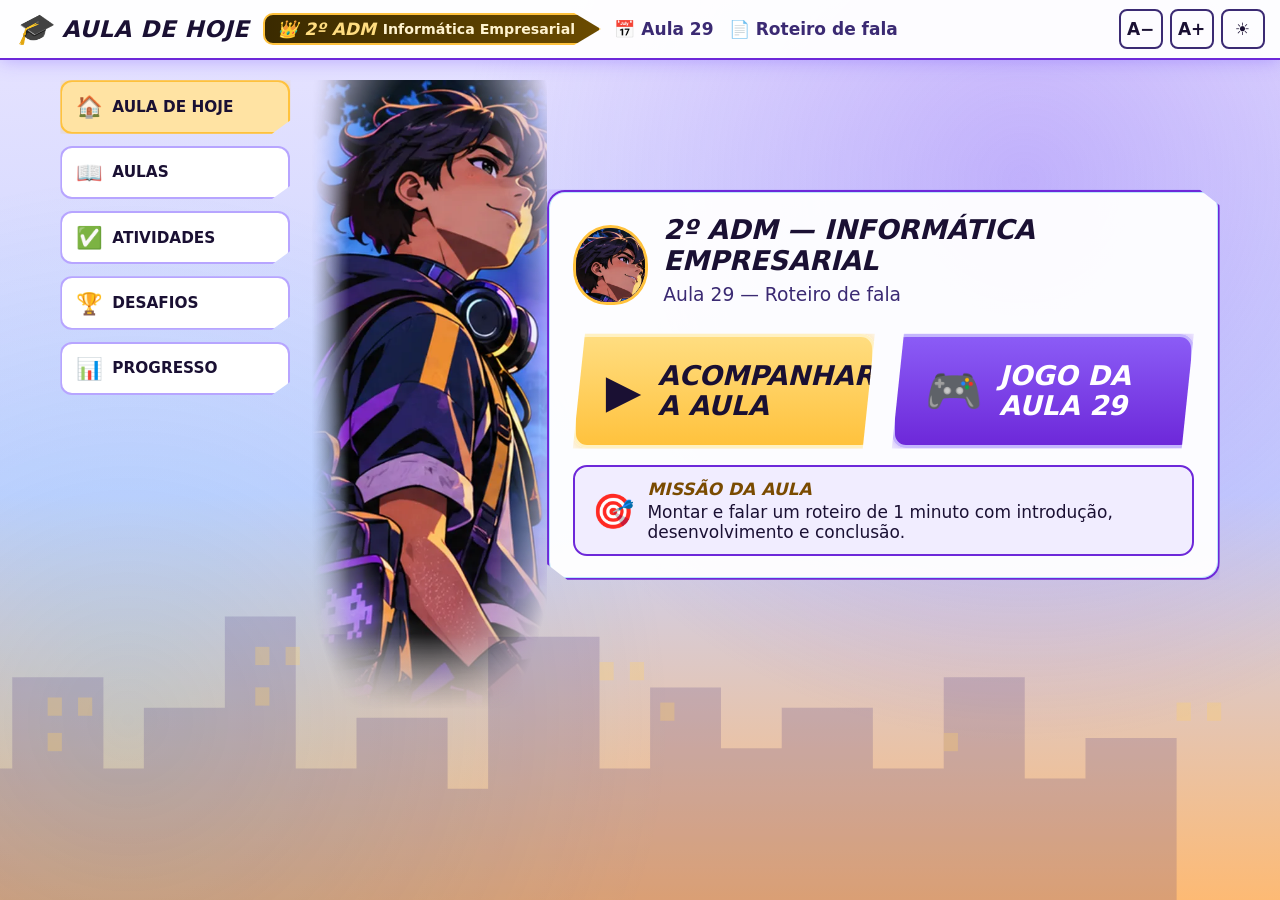
<file: index.html>
<!DOCTYPE html>
<html lang="pt-BR">
<head>
<meta charset="UTF-8">
<meta name="color-scheme" content="light dark">
<meta name="viewport" content="width=device-width, initial-scale=1, viewport-fit=cover">
<meta name="theme-color" content="#140c33">
<title>Aula de hoje</title>
<link rel="stylesheet" href="motor/viva.css">
<link rel="stylesheet" href="motor/viva-hub.css">
</head>
<body class="hub">
<div class="hub-fundo" aria-hidden="true">
  <svg class="hub-cidade" viewBox="0 0 1600 400" preserveAspectRatio="xMidYMax slice"><path d="M0 400V250h70v-40h60v60h50V180h90v90h40v-60h80v-90h70v150h60v-50h90v70h40V140h110v130h50v-80h70v60h60V210h90v60h70v-90h80v100h60v-40h90v160z" /><g class="janelas"><rect x="215" y="200" width="14" height="18"/><rect x="245" y="200" width="14" height="18"/><rect x="215" y="235" width="14" height="18"/><rect x="420" y="150" width="14" height="18"/><rect x="450" y="150" width="14" height="18"/><rect x="420" y="190" width="14" height="18"/><rect x="760" y="165" width="14" height="18"/><rect x="790" y="165" width="14" height="18"/><rect x="820" y="205" width="14" height="18"/><rect x="1100" y="235" width="14" height="18"/><rect x="1330" y="205" width="14" height="18"/><rect x="1360" y="205" width="14" height="18"/></g></svg>
</div>

<header class="hub-topo">
  <div class="hub-marca"><span class="hub-logo" aria-hidden="true">🎓</span><span id="t-pagina">Aula de hoje</span></div>
  <div class="hub-turma" id="t-turma"></div>
  <div class="hub-aula" id="t-aula"></div>
  <div class="hub-a11y">
    <button type="button" data-a11y="menos" aria-label="Diminuir letra">A−</button>
    <button type="button" data-a11y="mais" aria-label="Aumentar letra">A+</button>
    <button type="button" data-a11y="tema" aria-label="Tema">🌙</button>
  </div>
</header>

<div class="hub-corpo">
  <nav class="hub-menu" aria-label="Seções">
    <button type="button" data-ver="hoje" class="ativo"><span aria-hidden="true">🏠</span> Aula de hoje</button>
    <button type="button" data-ver="aulas"><span aria-hidden="true">📖</span> Aulas</button>
    <button type="button" data-ver="atividades"><span aria-hidden="true">✅</span> Atividades</button>
    <button type="button" data-ver="desafios"><span aria-hidden="true">🏆</span> Desafios</button>
    <button type="button" data-ver="progresso"><span aria-hidden="true">📊</span> Progresso</button>
  </nav>
  <main class="hub-main" id="main" aria-live="polite"><p class="hub-carregando">Carregando…</p></main>
</div>

<script src="config.js"></script>
<script src="motor/viva-core.js"></script>
<script src="aulas.js"></script>
<script>
(function () {
  "use strict";
  const V = Viva, esc = V.esc, md = V.md, $ = V.$;
  const SITE = window.SITE || {};
  // compatível com o formato antigo (AULAS_ATUAIS)
  const LISTA = (window.AULAS || (window.AULAS_ATUAIS || []).map((a) => Object.assign({ hoje: true }, a))).map((a) => Object.assign({}, a, { pasta: a.pasta.replace(/\/?$/, "/") }));
  const DADOS = {};
  V.a11y.init({});

  /* tema: o mesmo botão das outras páginas (claro, escuro, alto contraste) */

  /* lê o aula.js de cada aula, uma de cada vez */
  function carregar(i) {
    if (i >= LISTA.length) return pronto();
    const sc = document.createElement("script");
    sc.src = LISTA[i].pasta + "aula.js";
    sc.onload = () => { DADOS[LISTA[i].pasta] = window.AULA; window.AULA = undefined; carregar(i + 1); };
    sc.onerror = () => carregar(i + 1);
    document.head.appendChild(sc);
  }

  const num = (a, d) => a.numero || ((d && d.titulo || "").match(/Aula\s+(\d+)/i) || [])[1] || "";
  const nomeCurto = (d) => (d ? d.titulo.replace(/^Aula\s+\d+\s*[—–-]\s*/i, "") : "");
  const estrelasJogo = (d) => { if (!d || !d.jogo) return null; const st = V.store.get("viva:jogo:" + d.id, null); const f = d.jogo.fases; return { tem: f.reduce((s, x) => s + ((((st && st.fases && st.fases[x.id]) || {}).primeira) || 0), 0), max: f.length * 3 }; };
  const estrelasAula = (d) => (d ? (V.store.get("viva:aluno:" + d.id, {}).adesivos || 0) : 0);

  function botoes(a, d, grande) {
    const n = num(a, d);
    return '<div class="hub-botoes' + (grande ? " grande" : "") + '">' +
      '<a class="hub-btn ouro" href="' + esc(a.pasta) + 'aluno.html"><span class="ic" aria-hidden="true">▶</span><span>Acompanhar<br>a aula</span></a>' +
      (d && d.jogo ? '<a class="hub-btn roxo" href="' + esc(a.pasta) + 'jogo.html"><span class="ic" aria-hidden="true">🎮</span><span>Jogo da<br>Aula ' + esc(n) + "</span></a>" : "") + "</div>";
  }

  const VIEWS = {
    hoje() {
      const hoje = LISTA.filter((a) => a.hoje);
      if (!hoje.length) return '<section class="hub-card"><h1>Nenhuma aula marcada para hoje.</h1><p>Veja todas em <b>Aulas</b>.</p></section>';
      return hoje.map((a) => {
        const d = DADOS[a.pasta]; if (!d) return "";
        return (SITE.imagem ? '<div class="hub-hoje"><img class="hub-arte" src="' + esc(SITE.imagem) + '" alt="">' : "") + '<section class="hub-card destaque"><div class="hub-cab"><span class="hub-escudo" aria-hidden="true">' + (SITE.avatar ? '<img src="' + esc(SITE.avatar) + '" alt="">' : "💻") + '</span><div><h1>' + esc(SITE.turma || "") + (SITE.turma ? " — " : "") + esc(d.disciplina || "") + '</h1><p class="hub-sub">Aula ' + esc(num(a, d)) + " — " + esc(nomeCurto(d)) + "</p></div></div>" + botoes(a, d, true) +
          '<div class="hub-missao"><span aria-hidden="true">🎯</span><div><b>Missão da aula</b><p>' + md(d.objetivo || "Acompanhar o conteúdo e participar do jogo.") + "</p></div></div></section>" + (SITE.imagem ? "</div>" : "");
      }).join("");
    },
    aulas() {
      return '<section class="hub-card"><h1>📖 Aulas</h1><div class="hub-lista">' + LISTA.slice().reverse().map((a) => {
        const d = DADOS[a.pasta]; if (!d) return "";
        return '<article class="hub-item' + (a.hoje ? " hoje" : "") + '"><div class="hub-num">' + esc(num(a, d)) + '</div><div class="hub-info"><h2>' + esc(nomeCurto(d)) + (a.hoje ? ' <span class="hub-tag">hoje</span>' : "") + "</h2><p>" + md(d.objetivo || "") + "</p>" + botoes(a, d) + "</div></article>";
      }).join("") + "</div></section>";
    },
    atividades() {
      const blocos = LISTA.slice().reverse().map((a) => {
        const d = DADOS[a.pasta]; if (!d) return "";
        const at = d.slides.filter((s) => s.tipo === "atividade");
        if (!at.length) return "";
        return '<article class="hub-item"><div class="hub-num">' + esc(num(a, d)) + '</div><div class="hub-info"><h2>' + esc(nomeCurto(d)) + "</h2>" + at.map((s) => "<h3>" + md(s.titulo) + "</h3>" + (s.entrega ? '<p class="hub-entrega">📤 ' + md(s.entrega) + "</p>" : "") + "<ol>" + s.itens.map((x) => "<li>" + md(x) + "</li>").join("") + "</ol>").join("") + "</div></article>";
      }).join("");
      return '<section class="hub-card"><h1>✅ Atividades</h1><p class="hub-sub">As atividades para casa e as entregas ficam no Google Classroom.</p><div class="hub-lista">' + (blocos || "<p>Nenhuma atividade ainda.</p>") + "</div></section>";
    },
    desafios() {
      return '<section class="hub-card"><h1>🏆 Desafios</h1><div class="hub-lista">' + LISTA.slice().reverse().map((a) => {
        const d = DADOS[a.pasta]; if (!d || !d.jogo) return "";
        const e = estrelasJogo(d), cheias = Math.round((e.tem / e.max) * 5);
        return '<article class="hub-item"><div class="hub-num">' + esc(d.jogo.emoji || "🎮") + '</div><div class="hub-info"><h2>' + esc(d.jogo.titulo) + "</h2><p>Jogo da Aula " + esc(num(a, d)) + " — " + esc(nomeCurto(d)) + '</p><p class="hub-estrelas" aria-label="' + e.tem + " de " + e.max + ' estrelas">' + "⭐".repeat(cheias) + '<span class="apagada">' + "⭐".repeat(5 - cheias) + "</span> " + e.tem + "/" + e.max + '</p><a class="hub-btn roxo pequeno" href="' + esc(a.pasta) + 'jogo.html"><span class="ic" aria-hidden="true">🎮</span><span>Jogar</span></a></div></article>';
      }).join("") + "</div></section>";
    },
    progresso() {
      let totA = 0, totJ = 0, maxJ = 0;
      const linhas = LISTA.map((a) => {
        const d = DADOS[a.pasta]; if (!d) return "";
        const ea = estrelasAula(d), ej = estrelasJogo(d); totA += ea; if (ej) { totJ += ej.tem; maxJ += ej.max; }
        return "<tr><td>Aula " + esc(num(a, d)) + "</td><td>" + esc(nomeCurto(d)) + '</td><td class="n">⭐ ' + ea + '</td><td class="n">' + (ej ? ej.tem + "/" + ej.max : "—") + "</td></tr>";
      }).join("");
      return '<section class="hub-card"><h1>📊 Progresso</h1><p class="hub-sub">Fica salvo neste aparelho. Em outro celular começa do zero.</p><div class="hub-placar"><div><b>' + totA + '</b><span>estrelas nas aulas</span></div><div><b>' + totJ + "/" + maxJ + '</b><span>estrelas nos jogos</span></div></div><div class="hub-rola"><table class="hub-tab"><thead><tr><th>Aula</th><th>Tema</th><th>Na aula</th><th>No jogo</th></tr></thead><tbody>' + linhas + "</tbody></table></div></section>";
    },
  };

  function mostrar(v) {
    V.$$(".hub-menu button").forEach((b) => b.classList.toggle("ativo", b.dataset.ver === v));
    $("#main").innerHTML = VIEWS[v]();
    $("#t-pagina").textContent = { hoje: "Aula de hoje", aulas: "Aulas", atividades: "Atividades", desafios: "Desafios", progresso: "Progresso" }[v];
    history.replaceState(null, "", "#" + v);
  }
  V.$$(".hub-menu button").forEach((b) => (b.onclick = () => mostrar(b.dataset.ver)));

  function pronto() {
    const h = LISTA.find((a) => a.hoje), d = h && DADOS[h.pasta];
    $("#t-turma").innerHTML = SITE.turma ? '<span aria-hidden="true">👑</span> ' + esc(SITE.turma) + (SITE.disciplina ? " <small>" + esc(SITE.disciplina) + "</small>" : "") : "";
    $("#t-aula").innerHTML = d ? "<span>📅 Aula " + esc(num(h, d)) + "</span><span>📄 " + esc(nomeCurto(d)) + "</span>" : "";
    mostrar(location.hash.slice(1) in VIEWS ? location.hash.slice(1) : "hoje");
  }
  /* atalho do professor: 3 toques rápidos no 🎓 abrem a área do professor (que pede a frase) */
  let toques = 0, tt = 0;
  $(".hub-logo").addEventListener("click", () => { clearTimeout(tt); toques++; tt = setTimeout(() => (toques = 0), 1200); if (toques >= 3) location.href = "professor.html"; });
  carregar(0);
})();
</script>
</body>
</html>
</file>
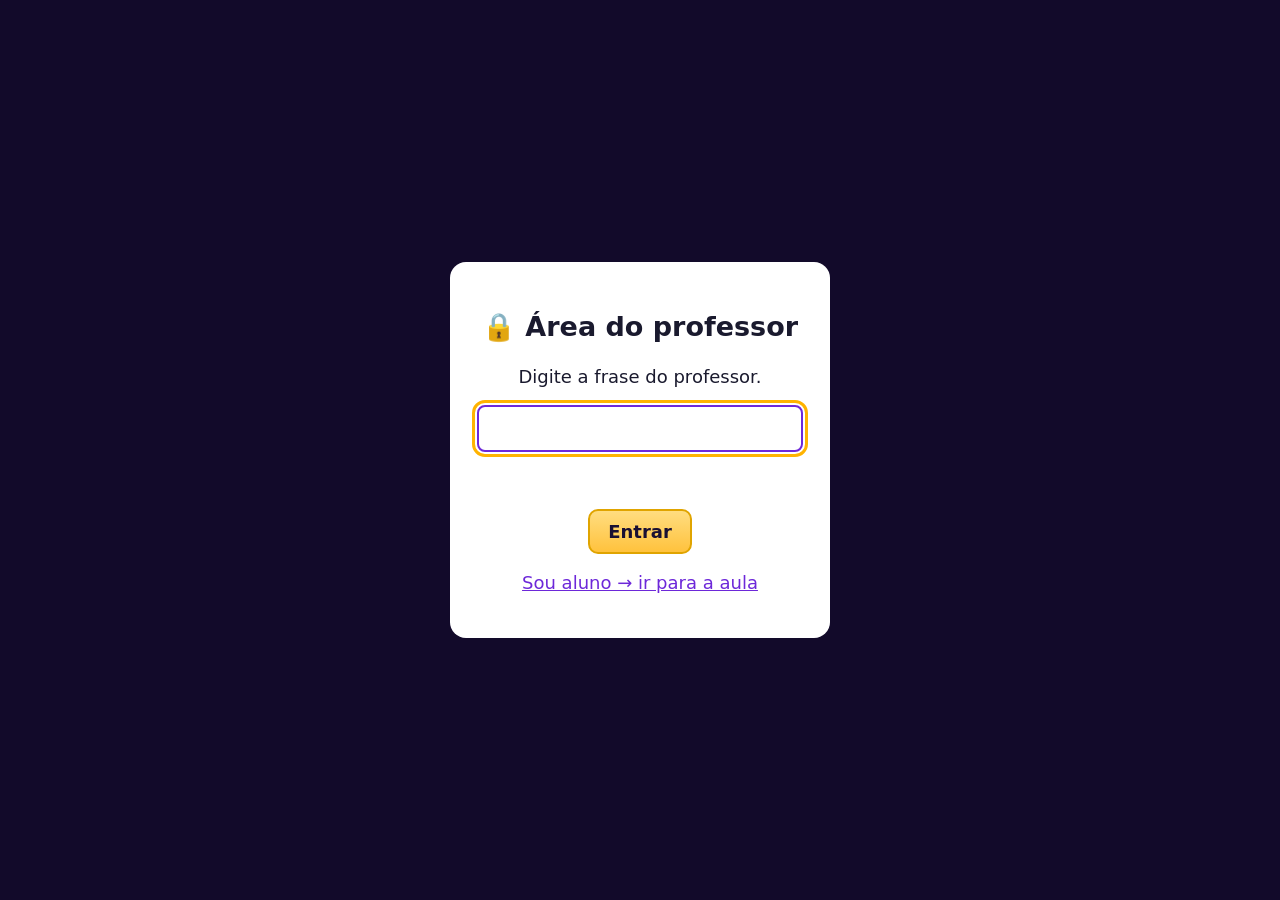
<file: professor.html>
<!DOCTYPE html>
<html lang="pt-BR">
<head>
<meta charset="UTF-8">
<meta name="viewport" content="width=device-width, initial-scale=1">
<meta name="robots" content="noindex">
<title>Área do professor</title>
<link rel="stylesheet" href="motor/viva.css">
<link rel="stylesheet" href="motor/viva-hub.css">
<style>
  .p-acoes { display: flex; flex-wrap: wrap; gap: .5em; margin: .5em 0; }
  .p-acoes a, .p-acoes button { text-decoration: none; }
  .p-link { display: flex; gap: .4em; margin: .3em 0; } .p-link input { flex: 1; min-width: 0; font: 14px var(--mono); padding: .35em; border-radius: 6px; border: 1px solid #7c5cff; }
  .p-status li { margin: .3em 0; }
  .ok { color: #86efac; } .falta { color: #fdba74; }
  html.hub-claro .ok { color: #166534; } html.hub-claro .falta { color: #9a3412; }
</style>
</head>
<body class="hub">
<header class="hub-topo">
  <div class="hub-marca"><span class="hub-logo" aria-hidden="true">👨‍🏫</span><span>Área do professor</span></div>
  <div class="hub-a11y"><button type="button" data-a11y="menos" aria-label="Diminuir letra">A−</button><button type="button" data-a11y="mais" aria-label="Aumentar letra">A+</button></div>
</header>
<div class="hub-corpo" style="grid-template-columns:1fr"><main class="hub-main" id="main"></main></div>
<script src="config.js"></script>
<script src="motor/viva-core.js"></script>
<script src="aulas.js"></script>
<script>
Viva.portaoProfessor(function () {
  "use strict";
  const V = Viva, esc = V.esc, $ = V.$, C = window.VIVA_CONFIG || {};
  V.a11y.init({});
  const LISTA = (window.AULAS || (window.AULAS_ATUAIS || []).map((a) => Object.assign({ hoje: true }, a))).map((a) => Object.assign({}, a, { pasta: a.pasta.replace(/\/?$/, "/") }));
  const DADOS = {};
  const abs = (p) => new URL(p, location.href).href;
  function carregar(i) {
    if (i >= LISTA.length) return pronto();
    const sc = document.createElement("script"); sc.src = LISTA[i].pasta + "aula.js";
    sc.onload = () => { DADOS[LISTA[i].pasta] = window.AULA; window.AULA = undefined; carregar(i + 1); };
    sc.onerror = () => carregar(i + 1); document.head.appendChild(sc);
  }
  const campo = (rot, url) => '<label style="font-size:.85em;font-weight:700">' + rot + '</label><div class="p-link"><input readonly value="' + esc(url) + '"><button class="btn sec" type="button" data-copiar>📋</button></div>';
  function pronto() {
    const fb = C.firebase && C.firebase.apiKey && C.firebase.databaseURL;
    let h = '<section class="hub-card"><h1>Situação do site</h1><ul class="p-status">' +
      '<li class="' + (fb ? "ok" : "falta") + '">' + (fb ? "✔ Firebase configurado: os celulares seguem o painel ao vivo (entre no painel com seu login)." : "✖ Firebase vazio: os celulares usam os códigos dos blocos.") + "</li>" +
      '<li class="' + (C.feedback && C.feedback.url ? "ok" : "falta") + '">' + (C.feedback && C.feedback.url ? "✔ Formulário de feedback ligado." : "✖ Sem formulário de feedback.") + "</li>" +
      '<li class="ok">✔ Página dos alunos: ' + esc(abs("index.html")) + " (não tem link para esta área).</li>" +
      "</ul><p>Para mudar a <b>aula de hoje</b>, edite <code>aulas.js</code>: coloque <code>hoje: true</code> só na aula do dia.</p>" + campo("Link da página dos alunos (todas as aulas)", abs("index.html")) + "</section>";
    h = '<section class="hub-card"><h1>Como usar</h1><ol><li>Escolha a aula abaixo e clique em <b>🎛️ Painel</b> (abra no notebook).</li><li>No painel, clique em <b>📺 Abrir TV</b> e arraste a janela para a TV (ou use o botão TV daqui).</li><li>No painel, <b>☁️ Celulares</b> liga os celulares ao vivo e <b>📱 Alunos</b> mostra o QR na TV e os links para o Classroom.</li></ol></section>' + h;
    const ordem = LISTA.filter((a) => a.hoje).concat(LISTA.filter((a) => !a.hoje).reverse());
    h += ordem.map((a) => {
      const d = DADOS[a.pasta]; if (!d) return '<section class="hub-card"><h2>' + esc(a.pasta) + " — aula.js não encontrado</h2></section>";
      return '<section class="hub-card' + (a.hoje ? " destaque" : "") + '"><h1>' + esc(d.titulo) + (a.hoje ? ' <span class="hub-tag">hoje</span>' : "") + '</h1><p class="hub-sub">' + esc(d.objetivo || "") + "</p>" +
        '<div class="p-acoes"><a class="hub-btn ouro pequeno" href="' + esc(a.pasta) + 'professor.html"><span class="ic">🎛️</span><span>Painel</span></a><a class="hub-btn roxo pequeno" href="' + esc(a.pasta) + 'tv.html" target="viva-tv"><span class="ic">📺</span><span>TV</span></a></div>' +
        campo("Link da aula no celular (para o Classroom)", abs(a.pasta + "aluno.html")) + (d.jogo ? campo("Link do jogo", abs(a.pasta + "jogo.html")) : "") + "</section>";
    }).join("");
    $("#main").innerHTML = h;
    V.$$("[data-copiar]").forEach((b) => (b.onclick = async () => { const i = b.previousElementSibling; try { await navigator.clipboard.writeText(i.value); V.toast("Link copiado.", "ok"); } catch (e) { i.select(); V.toast("Selecionado: use Ctrl+C."); } }));
  }
  carregar(0);
}, "index.html");
</script>
</body>
</html>
</file>
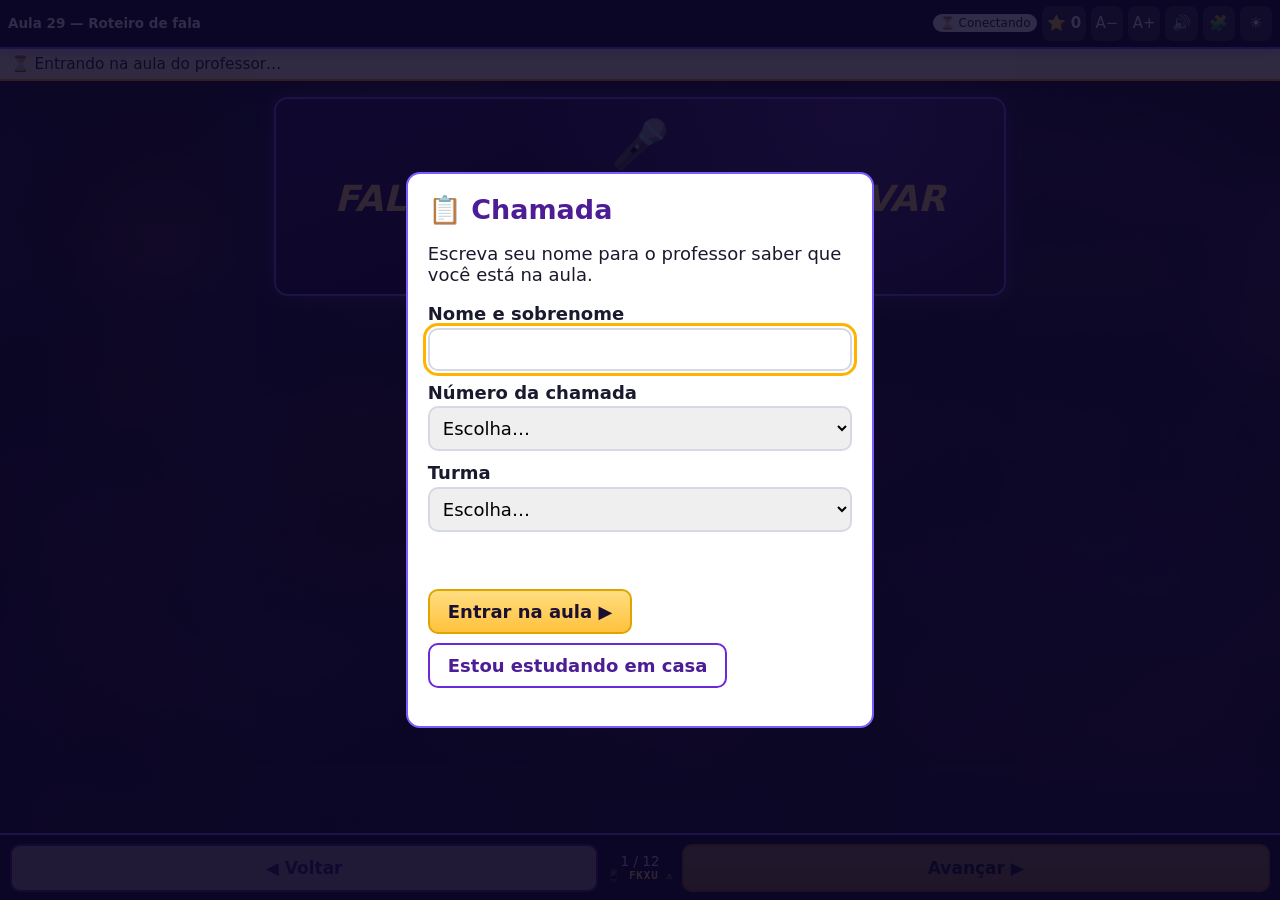
<file: aulas/a29-roteiro-de-fala/aluno.html>
<!DOCTYPE html>
<html lang="pt-BR">
<head>
<meta charset="UTF-8">
<meta name="color-scheme" content="light dark">
<meta name="viewport" content="width=device-width, initial-scale=1, viewport-fit=cover">
<meta name="theme-color" content="#0D47A1">
<title>Aula no celular</title>
<link rel="stylesheet" href="../../motor/viva.css">
</head>
<body class="aluno">
<header class="topo">
  <span class="tit" id="tit"></span>
  <span class="status" id="status">⏳</span>
  <button type="button" id="adesivos" aria-label="Estrelas ganhas">⭐ 0</button>
  <button type="button" data-a11y="menos" aria-label="Diminuir letra">A−</button>
  <button type="button" data-a11y="mais" aria-label="Aumentar letra">A+</button>
  <button type="button" data-a11y="ler" aria-label="Ler em voz alta">🔊</button>
  <button type="button" data-a11y="apoio" aria-label="Modo apoio: explicação mais curta" aria-pressed="false">🧩</button>
  <button type="button" data-a11y="tema" aria-label="Tema">☀️</button>
</header>
<div id="barra"></div>
<main class="aula" id="main"><div id="slide" class="slide"></div><div id="extra"></div></main>
<nav class="navbar" aria-label="Navegação">
  <button class="btn sec" type="button" id="b-ant">◀ Voltar</button>
  <span class="pos"><span id="pos"></span><small class="cod-ap" id="cod-ap" title="Código deste aparelho"></small></span>
  <button class="btn" type="button" id="b-prox">Avançar ▶</button>
</nav>
<script src="../../config.js"></script>
<script src="../../motor/viva-core.js"></script>
<script src="../../motor/viva-sync.js"></script>
<script src="../../motor/viva-presenca.js"></script>
<script src="../../motor/viva-planilha.js"></script>
<script src="../../motor/viva-python.js"></script>
<script src="../../motor/viva-render.js"></script>
<script src="aula.js"></script>
<script src="codigos-hash.js"></script>
<script>
(function () {
  "use strict";
  const V = Viva, A = window.AULA, S = A.slides, HASH = window.AULA_HASHES || {};
  const CH = "viva:aluno-nav:" + A.id;
  const $ = V.$, el = $("#slide");
  let nav = Object.assign({ i: 0, liberados: [] }, V.store.get(CH, {}));
  /* modo: "espera" (conectando) | "aula" (preso ao slide do professor) | "estudo" (livre, com os códigos dos blocos)
     Na aula: não passa do slide do professor, pode rever os anteriores e volta sozinho quando o professor muda.
     Atividades (quiz, cartões, práticas) ficam trancadas até o professor tocar em "Liberar atividade". */
  const AULA_VIVA_MS = 20 * 60000; // sem sinal do painel por 20 min = aula acabou
  let prof = null, modo = V.Sync.temRemoto() ? "espera" : "estudo", sinal = "", seguindo = true, trava = null, tocando = 0;
  const aulaAberta = (e) => !!e && e.aula === A.id && e.aberta !== false && typeof e.ts === "number" && Date.now() - e.ts < AULA_VIVA_MS;
  const blocos = (A.blocos || []).map((b) => b.id);

  $("#tit").textContent = A.titulo; document.title = A.titulo;
  $("#adesivos").textContent = "⭐ " + (V.alunoEstado().adesivos || 0);
  $("#adesivos").onclick = () => V.toast("Você tem " + (V.alunoEstado().adesivos || 0) + " estrelas nesta aula. Ganhe acertando e fazendo as atividades. ⭐");
  V.a11y.init({ alvoLeitura: () => $("#main"), aoMudar: () => desenhar() });

  const salvar = () => V.store.set(CH, nav);
  const liberado = (b) => !b || !HASH[b] || nav.liberados.includes(b) || nav.liberados.includes("__tudo") || b === blocos[0];
  function limite() {
    if (modo === "aula" && prof) return prof.i;
    if (modo === "espera") return nav.i;
    let k = 0; while (k < S.length - 1 && liberado(S[k + 1].bloco)) k++;
    return k;
  }

  function status(s) {
    if (s) sinal = s;
    const p = $("#status");
    if (modo === "aula") {
      if (sinal === "ao-vivo") { p.textContent = "🟢 Ao vivo"; p.className = "status ao-vivo"; }
      else if (sinal === "parado") { p.textContent = "🟠 Ao vivo · sinal fraco"; p.className = "status ao-vivo fraco"; }
      else { p.textContent = "📡 Reconectando"; p.className = "status"; }
    } else if (modo === "espera") { p.textContent = "⏳ Conectando"; p.className = "status"; }
    else { p.textContent = "🟡 Estudo livre"; p.className = "status offline"; }
    barra(); botoes();
  }

  function barra() {
    const b = $("#barra");
    if (modo === "aula" && !seguindo && prof) b.innerHTML = '<div class="aviso-barra">👀 Você está revendo.<button class="btn" type="button" id="b-seguir">Voltar para a aula ▶</button></div>';
    else if (modo === "espera") b.innerHTML = '<div class="aviso-barra">⏳ Entrando na aula do professor…</div>';
    else if (prof && prof.aula && prof.aula !== A.id && prof.aberta !== false) b.innerHTML = '<div class="aviso-barra">ℹ️ O professor está em outra aula agora. Você pode rever esta sozinho.</div>';
    else b.innerHTML = "";
    const bs = $("#b-seguir"); if (bs) bs.onclick = seguir;
  }
  function seguir() { if (!prof) return; seguindo = true; nav.i = prof.i; trava = null; salvar(); desenhar(); barra(); }

  /* tranca as atividades (sem redesenhar: não apaga o que o aluno já fez) */
  function aplicarTrava() {
    const s = S[nav.i];
    const fechada = modo === "aula" && V.temAtividade(s) && !((prof && prof.lib) || []).includes(nav.i);
    el.inert = fechada || modo === "espera";
    el.classList.toggle("ativ-trancada", fechada);
    let av = $("#aviso-ativ");
    if (fechada && !av) { av = document.createElement("div"); av.id = "aviso-ativ"; av.className = "aviso-ativ"; av.setAttribute("role", "status"); av.textContent = "🔒 Atividade trancada. Espere o professor liberar."; el.parentNode.insertBefore(av, el); }
    if (!fechada && av) { av.remove(); if (el.classList.contains("foi-trancada")) V.toast("🔓 Atividade liberada!", "ok"); }
    el.classList.toggle("foi-trancada", fechada);
  }

  function botoes() {
    $("#b-ant").disabled = (nav.i === 0 && !trava) || modo === "espera";
    $("#b-prox").disabled = modo === "espera" || (modo === "aula" && prof && nav.i >= prof.i);
    $("#pos").textContent = trava ? "🔒" : nav.i + 1 + " / " + S.length;
  }

  function desenhar() {
    tocando++;
    const ex = $("#extra"); ex.innerHTML = "";
    if (trava) return desenharTrava();
    const s = V.efetivo(S[nav.i], modo === "aula" ? prof : null);
    const aoVivoAqui = modo === "aula" && seguindo && prof && prof.i === nav.i;
    const passo = aoVivoAqui ? prof.passo : V.passos(s);
    if (!aoVivoAqui) el._prev = null;
    V.render(s, el, "aluno", { passo, revelado: false });
    if (s.tipo === "demo" || (s.tipo === "quadro" && V.passos(s))) {
      ex.innerHTML = '<div class="demo-repetir"><button class="btn" type="button" id="b-tocar">▶ Ver a animação</button></div>';
      $("#b-tocar").onclick = () => tocar(s);
    }
    if (nav.i === S.length - 1) fimDeAula(ex);
    aplicarTrava();
    botoes();
    window.scrollTo({ top: 0 });
  }

  // reproduz a demonstração passo a passo no próprio celular
  function tocar(s) {
    const meu = ++tocando, n = V.passos(s);
    let k = 0;
    el._prev = null;
    const um = () => {
      if (meu !== tocando) return;
      V.render(s, el, "aluno", { passo: k, revelado: false });
      if (k < n) { k++; setTimeout(um, k === 1 ? 300 : 2600); }
    };
    um();
  }

  function desenharTrava() {
    const b = (A.blocos || []).find((x) => x.id === trava) || {};
    el.className = "slide ctx-aluno";
    el.innerHTML = '<div class="trava"><div style="font-size:2.5em">🔒</div><h2 class="s-titulo">' + V.esc(b.titulo || "Próximo bloco") + '</h2><p>Digite o código que o professor escreveu no quadro.</p><input id="cod" autocomplete="off" autocapitalize="off" aria-label="Código do quadro"><p><button class="btn" type="button" id="b-lib">Liberar</button></p><p id="cod-msg" aria-live="polite"></p></div>';
    const tentar = async () => {
      const h = await V.sha256(V.normCodigo($("#cod").value));
      if (h === HASH[trava] || h === HASH.__tudo) {
        nav.liberados.push(h === HASH.__tudo ? "__tudo" : trava); salvar();
        V.toast("Liberado! 🔓", "ok"); trava = null; nav.i = Math.min(nav.i + 1, S.length - 1); salvar(); desenhar();
      } else { $("#cod-msg").textContent = "Código diferente. Confira as letras e os números no quadro."; }
    };
    $("#b-lib").onclick = tentar;
    $("#cod").addEventListener("keydown", (e) => { if (e.key === "Enter") tentar(); });
    botoes();
  }

  function fimDeAula(ex) {
    const f = window.VIVA_CONFIG && window.VIVA_CONFIG.feedback;
    if (!f || !f.url || A.feedback === false) { ex.insertAdjacentHTML("beforeend", '<div class="feedback-box"><b>🏁 Fim da aula.</b> Você ganhou ' + (V.alunoEstado().adesivos || 0) + " ⭐ hoje.</div>"); return; }
    const caras = ["😞", "🙁", "😐", "🙂", "😄"];
    ex.insertAdjacentHTML("beforeend", '<div class="feedback-box"><h3 style="margin:.1em 0">🏁 Como foi a aula?</h3><p style="margin:.2em 0">Sua resposta ajuda o professor a melhorar. Não precisa pôr nome.</p><div class="emojis">' +
      caras.map((c, k) => '<button type="button" data-nota="' + (k + 1) + '" aria-label="nota ' + (k + 1) + ' de 5">' + c + "</button>").join("") +
      '</div><label class="rot" for="fb-ap">O que você aprendeu hoje?</label><textarea id="fb-ap" class="resp-texto" rows="2"></textarea><label class="rot" for="fb-di">O que ficou difícil?</label><textarea id="fb-di" class="resp-texto" rows="2"></textarea><p><button class="btn" type="button" id="fb-env">Enviar ✉️</button></p><p class="dica-uso">Abre o Google Forms já preenchido. Lá, toque em <b>Enviar</b>.</p></div>');
    let nota = "";
    V.$$("[data-nota]", ex).forEach((b) => (b.onclick = () => { nota = b.dataset.nota; V.$$("[data-nota]", ex).forEach((x) => x.classList.toggle("sel", x === b)); }));
    $("#fb-env").onclick = () => {
      if (!nota) { V.toast("Escolha uma carinha primeiro. 🙂"); return; }
      const rep = { AULA: A.id + " — " + A.titulo, NOTA: nota, APRENDI: $("#fb-ap").value, DIFICIL: $("#fb-di").value };
      const url = f.url.replace(/=(AULA|NOTA|APRENDI|DIFICIL)(?=&|$)/g, (m, k) => "=" + encodeURIComponent(rep[k]));
      window.open(url, "_blank", "noopener");
    };
  }

  $("#b-prox").onclick = () => {
    if (trava) return;
    if (nav.i >= S.length - 1) { V.toast("Você chegou ao fim. 🏁"); return; }
    if (modo === "espera") return;
    if (nav.i + 1 > limite()) {
      if (modo === "aula") { V.toast("Espere o professor passar o slide. 🙂"); return; }
      trava = S[nav.i + 1].bloco; desenhar(); return;
    }
    nav.i++; salvar();
    if (modo === "aula" && prof && nav.i === prof.i) seguindo = true;
    desenhar(); barra();
  };
  $("#b-ant").onclick = () => {
    if (trava) { trava = null; desenhar(); return; }
    if (nav.i === 0 || modo === "espera") return;
    nav.i--; salvar();
    if (modo === "aula") seguindo = false;
    desenhar(); barra();
  };

  // ao vivo
  let ultimo = null;
  function entrarNaAula(e) {
    const antes = prof, eraAula = modo === "aula";
    prof = e; modo = "aula";
    // o que o professor já mostrou fica liberado para estudar depois
    S.slice(0, e.max + 1).forEach((s) => { if (s.bloco && !nav.liberados.includes(s.bloco)) nav.liberados.push(s.bloco); });
    const mudouSlide = !antes || antes.i !== e.i || antes.passo !== e.passo;
    if (!eraAula || mudouSlide) seguindo = true;           // professor mexeu: todo mundo volta para o slide dele
    if (!seguindo && nav.i > e.i) seguindo = true;         // nunca à frente do professor
    if (seguindo) {
      const precisa = !eraAula || nav.i !== e.i || antes.passo !== e.passo || JSON.stringify(antes.qe || {}) !== JSON.stringify(e.qe || {}) || trava;
      nav.i = e.i; trava = null; salvar();
      if (precisa) desenhar(); else aplicarTrava();
    } else aplicarTrava();
  }
  function sairDaAula() {
    if (modo === "estudo") return;
    const eraAula = modo === "aula";
    modo = "estudo"; prof = null; seguindo = true;
    if (eraAula) V.toast("A aula ao vivo terminou. Agora você pode estudar no seu ritmo.");
    desenhar();
  }
  const conexao = V.Sync.ouvirRemoto((e) => {
    ultimo = e;
    if (aulaAberta(e)) entrarNaAula(e);
    else { if (e && e.aula !== A.id) prof = e; sairDaAula(); }
    status();
  }, (st) => {
    if (st === "ao-vivo-vazio") { sairDaAula(); }
    else if (st === "offline" && modo === "espera") { sairDaAula(); }   // não conectou: estuda com os códigos
    status(st);
  });
  // voltou de outro app/aba: vai direto para o slide que o professor está transmitindo
  document.addEventListener("visibilitychange", () => { if (document.visibilityState === "visible" && modo === "aula" && prof && !seguindo) seguir(); });
  // a aula some sozinha se o painel ficar 20 min sem dar sinal
  setInterval(() => { if (modo === "aula" && !aulaAberta(ultimo)) { sairDaAula(); status(); } }, 30000);
  if (!V.Sync.temRemoto()) status("offline");

  desenhar(); status();

  // presença (chamada) — só com Firebase e login anônimo ativado
  const Pr = V.Presenca;
  if (Pr.ativo()) {
    const pintaCod = (ok) => { const e = $("#cod-ap"); e.textContent = "📱 " + Pr.codigo() + (ok ? "" : " ⚠️"); e.title = ok ? "Código deste aparelho. Você está na chamada." : "A chamada não registrou este aparelho (" + (Pr.erro || "sem internet") + "). Avise o professor."; };
    Pr.iniciar({ pagina: "slides", extra: () => ({ sl: nav.i + 1 }), aoMudar: pintaCod });
    if (!Pr.identidade() && !sessionStorage.getItem("viva:pulou-chamada")) Pr.pedirNome({ turmas: A.turmas || (window.VIVA_CONFIG && VIVA_CONFIG.turmas) || [], podePular: true });
  }
})();
</script>
</body>
</html>
</file>
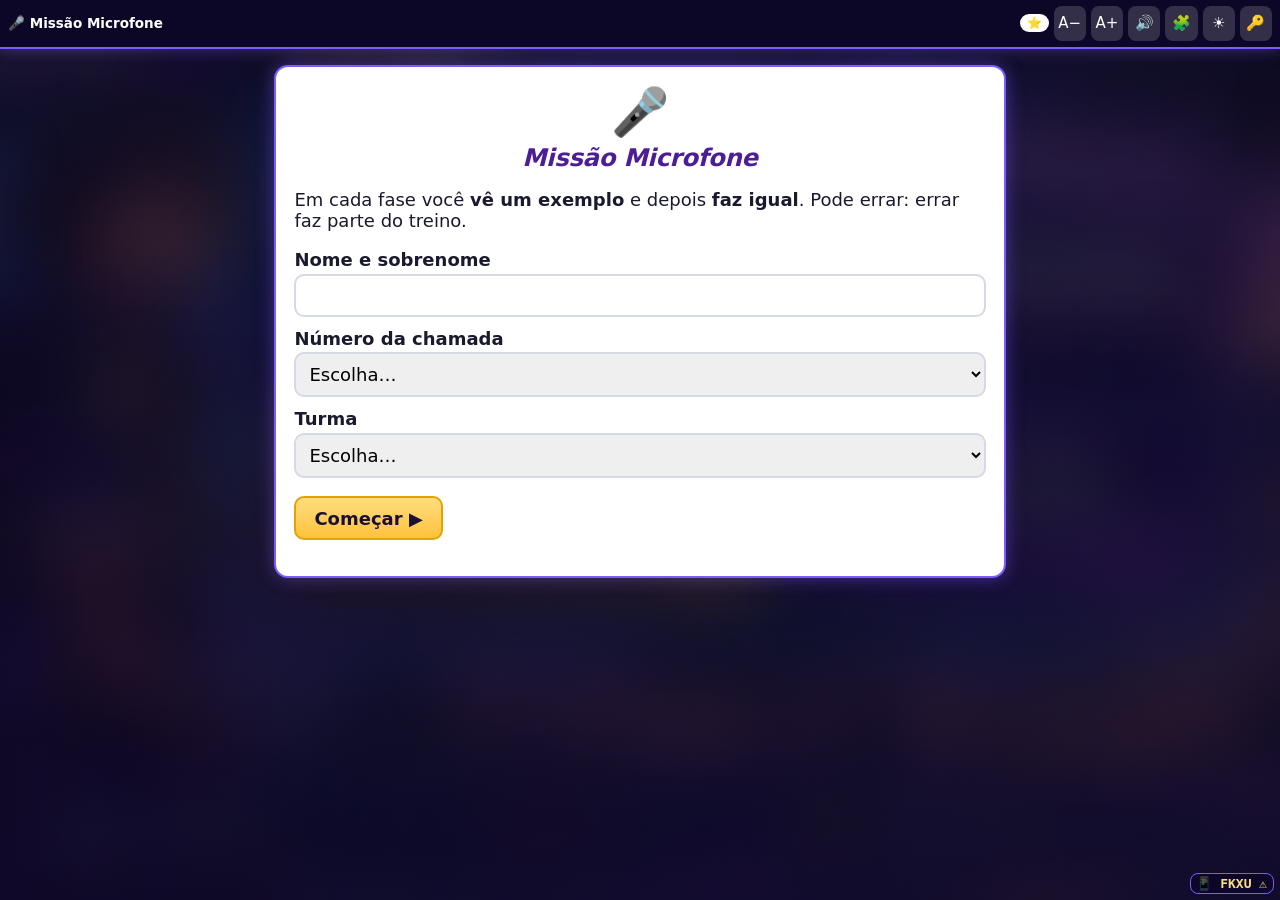
<file: aulas/a29-roteiro-de-fala/jogo.html>
<!DOCTYPE html>
<html lang="pt-BR">
<head>
<meta charset="UTF-8">
<meta name="color-scheme" content="light dark">
<meta name="viewport" content="width=device-width, initial-scale=1, viewport-fit=cover">
<meta name="theme-color" content="#0D47A1">
<title>Jogo da aula</title>
<link rel="stylesheet" href="../../motor/viva.css">
</head>
<body class="aluno">
<header class="topo">
  <span class="tit" id="tit"></span>
  <span class="status" id="estrelas">⭐</span>
  <button type="button" data-a11y="menos" aria-label="Diminuir letra">A−</button>
  <button type="button" data-a11y="mais" aria-label="Aumentar letra">A+</button>
  <button type="button" data-a11y="ler" aria-label="Ler em voz alta">🔊</button>
  <button type="button" data-a11y="apoio" aria-label="Modo apoio: menos opções e leitura da pergunta" aria-pressed="false">🧩</button>
  <button type="button" data-a11y="tema" aria-label="Tema">☀️</button>
  <button type="button" id="j-prof" aria-label="Professor">🔑</button>
</header>
<main class="aula" id="jogo" style="padding-bottom:2em"></main>
<script src="../../config.js"></script>
<script src="../../motor/viva-core.js"></script>
<script src="../../motor/viva-sync.js"></script>
<script src="../../motor/viva-presenca.js"></script>
<script src="../../motor/viva-planilha.js"></script>
<script src="../../motor/viva-python.js"></script>
<script src="../../motor/viva-render.js"></script>
<script src="../../motor/viva-jogo.js"></script>
<script src="aula.js"></script>
<script>
  Viva.$("#tit").textContent = (AULA.jogo.emoji || "🎮") + " " + AULA.jogo.titulo;
  document.title = AULA.jogo.titulo;
  Viva.a11y.init({ alvoLeitura: () => Viva.$("#jogo") });
  Viva.Jogo(Viva.$("#jogo"), AULA.jogo);
</script>
</body>
</html>
</file>
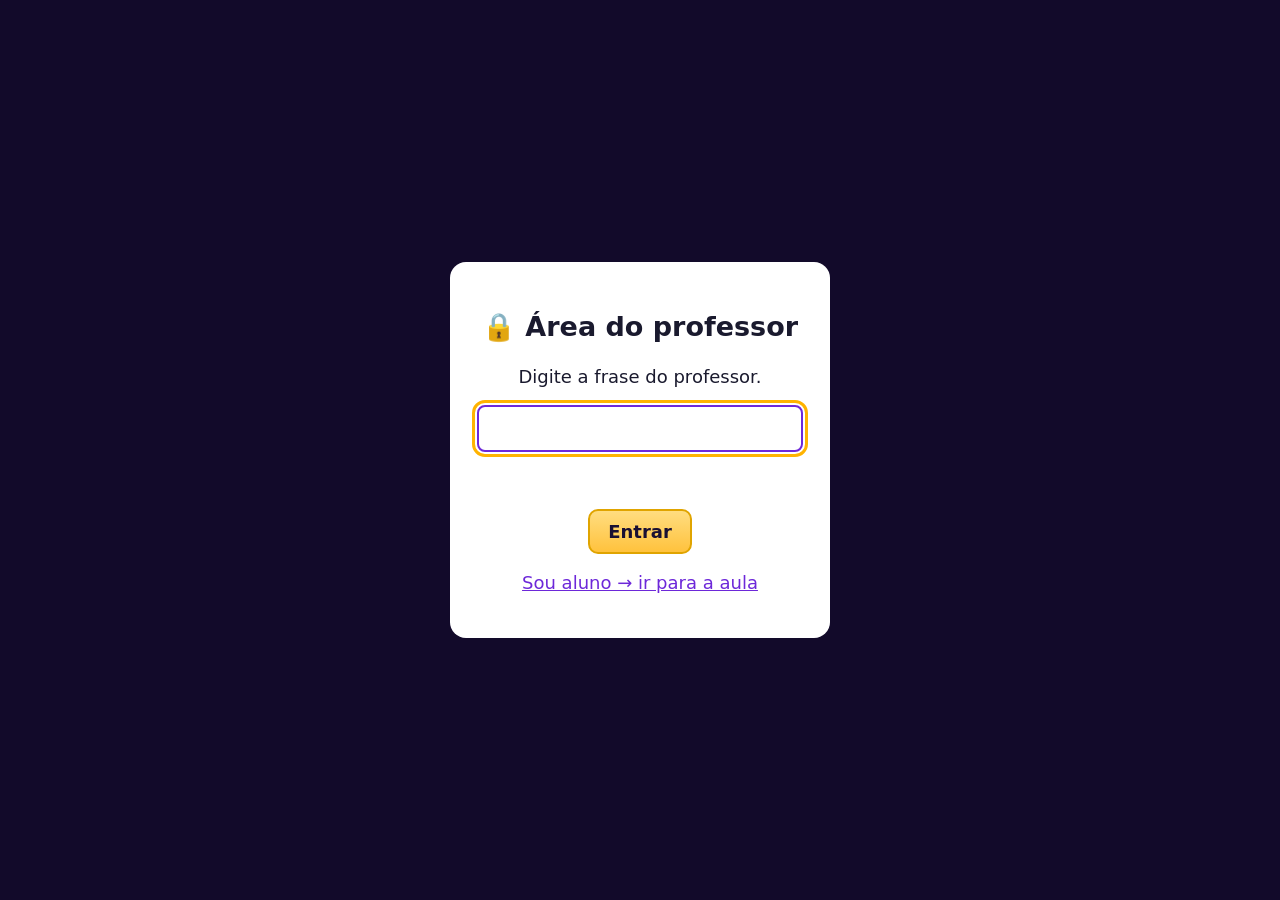
<file: aulas/a29-roteiro-de-fala/professor.html>
<!DOCTYPE html>
<html lang="pt-BR">
<head>
<meta charset="UTF-8">
<meta name="viewport" content="width=device-width, initial-scale=1">
<title>Painel do professor</title>
<link rel="stylesheet" href="../../motor/viva.css">
<style>
  body.prof { height: 100vh; display: flex; flex-direction: column; overflow: hidden; font-size: 15px; background: #eef1f6; }
  .p-topo { display: flex; align-items: center; gap: .5em; padding: .45em .7em; background: #140c33; border-bottom: 2px solid #7c5cff; color: #fff; flex-wrap: wrap; }
  .p-tit { flex: 1; min-width: 12em; line-height: 1.15; } .p-tit small { display: block; opacity: .9; }
  .p-topo button, .pill { background: rgba(255,255,255,.15); color: #fff; border-radius: 8px; padding: .35em .7em; font-size: .9em; white-space: nowrap; }
  .pill.on { background: #c8f7c5; color: #14532d; } .pill.alerta { background: #ffe0b2; color: #6b2e00; }
  .relogio { font: 700 1.3em var(--mono); background: #0a2540; padding: .1em .5em; border-radius: 8px; }
  .relogio.peq { font-size: 1em; } .relogio.estourou { background: var(--vermelho); }
  .p-corpo { flex: 1; display: grid; grid-template-columns: 250px 1fr 340px; min-height: 0; }
  #lista { overflow: auto; background: #fff; border-right: 1px solid var(--borda); padding: .4em; }
  .bl-tit { font-weight: 700; color: var(--azul); margin: .7em .3em .2em; font-size: .85em; display: flex; justify-content: space-between; gap: .3em; }
  .bl-cod { font: 600 .85em var(--mono); background: var(--dourado-claro); color: #5b3b00; border-radius: 6px; padding: 0 .35em; }
  .it { display: flex; gap: .4em; align-items: center; width: 100%; text-align: left; background: none; padding: .3em .4em; border-radius: 6px; font-size: .85em; color: var(--texto); }
  .it:hover { background: #eef3fb; } .it.atual { background: var(--azul2); color: #fff; }
  .it .tp { font-size: .7em; background: #e3e7f1; color: var(--texto2); border-radius: 4px; padding: 0 .3em; flex: none; }
  .it.atual .tp { background: rgba(255,255,255,.25); color: #fff; }
  .p-centro { display: flex; flex-direction: column; min-width: 0; padding: .7em; gap: .6em; }
  .p-prev-env { flex: 1; min-height: 0; display: flex; align-items: center; justify-content: center; overflow: hidden; }
  .p-prev-caixa { position: relative; box-shadow: 0 4px 20px rgba(0,0,0,.18); border-radius: 6px; overflow: hidden; }
  .p-prev-caixa .palco { position: absolute; left: 0; top: 0; transform-origin: 0 0; }
  .p-ctrl { display: flex; gap: .6em; align-items: center; justify-content: center; }
  .p-ctrl .btn { font-size: 1.05em; min-width: 9em; } #pos { font-weight: 700; min-width: 7em; text-align: center; }
  #notas { overflow: auto; background: #fff; border-left: 1px solid var(--borda); padding: .7em; }
  .nt { border-radius: 10px; padding: .5em .7em; margin-bottom: .6em; line-height: 1.4; border-left: 5px solid; }
  .nt h4 { margin: 0 0 .2em; font-size: .85em; }
  .nt.falar { background: #e3f2fd; border-color: var(--azul2); } .nt.fazer { background: #e8f5e9; border-color: var(--verde); }
  .nt.perg { background: #f3e5f5; border-color: var(--roxo); } .nt.adapta { background: #fff8e1; border-color: var(--dourado); }
  .nt.nao { background: #ffebee; border-color: var(--vermelho); } .nt.info { background: #f4f6fa; border-color: #8a93a8; }
  .nt ol { margin: .2em 0; padding-left: 1.3em; } .nt li.agora { font-weight: 700; background: #fff3cd; }
  .ck { border-radius: 10px; padding: .5em .7em; margin-bottom: .6em; border: 2px solid; }
  .ck.alta { background: #e8f5e9; border-color: var(--verde); } .ck.media { background: #fff8e1; border-color: #b26a00; } .ck.baixa { background: #ffebee; border-color: var(--vermelho); }
  .ck b.pct { font: 700 1.2em var(--mono); }
  .nt.orig { background: #fff3e0; border-color: #e65100; }
  table.aud { border-collapse: collapse; width: 100%; font-size: .9em; } table.aud td, table.aud th { border: 1px solid var(--borda); padding: .3em .5em; vertical-align: top; text-align: left; }
  table.aud th { background: #eef1f6; } .grav-alta { color: #b71c1c; font-weight: 700; } .grav-media { color: #8a4b00; font-weight: 700; }
  dialog#d-aud { max-width: min(1100px, 95vw); max-height: 90vh; }
  dialog { border: 0; border-radius: 14px; padding: 1.2em; max-width: 92vw; }
  dialog::backdrop { background: rgba(0,0,0,.55); }
  .qr-grande { width: min(70vh, 80vw); } .qr-grande svg { width: 100%; height: auto; }
  .url { font: 600 1.1em var(--mono); word-break: break-all; }
  table.cods { border-collapse: collapse; margin-top: .6em; } table.cods td { border: 1px solid var(--borda); padding: .2em .6em; } table.cods td:last-child { font: 700 1.1em var(--mono); }
  dialog#d-turma { width: min(1100px, 96vw); max-height: 92vh; }
  table.turma { border-collapse: collapse; width: 100%; font-size: .9em; } table.turma td, table.turma th { border: 1px solid var(--borda); padding: .3em .45em; text-align: left; vertical-align: top; }
  table.turma th { background: #eef1f6; position: sticky; top: 0; } table.turma tr.fora td { background: #fff3e0; } table.turma tr.sem td { background: #f1f1f4; color: #3d4152; }
  table.turma .cod { font: 700 1.05em var(--mono); background: #ede9fe; color: #4c1d95; border-radius: 6px; padding: 0 .3em; }
  .turma-res { display: flex; gap: .5em; flex-wrap: wrap; align-items: center; margin: .4em 0 .7em; } .turma-res b { font-size: 1.15em; }
  @media (max-width: 1000px) { .p-corpo { grid-template-columns: 1fr; grid-template-rows: auto 1fr auto; overflow: auto; } #lista { max-height: 22vh; } #notas { border-left: 0; } .p-prev-env { min-height: 40vh; } }
</style>
</head>
<body class="prof">
<header class="p-topo">
  <div class="p-tit"><b id="tit"></b><small id="sub"></small></div>
  <span class="pill" id="st-tv">📺 TV fechada</span>
  <button class="pill" id="st-fb" type="button">☁️ Celulares: desligado</button>
  <button class="pill" id="st-turma" type="button" hidden>👥 Turma</button>
  <span class="relogio" id="t-aula" title="Tempo restante da aula">00:00</span>
  <button id="b-play" type="button" title="Iniciar/pausar cronômetro">▶</button>
  <span class="relogio peq" id="t-slide" title="Tempo neste slide">00:00</span>
  <button id="b-tv" type="button">📺 Abrir TV</button>
  <button id="b-qr" type="button">📱 Alunos: QR e links</button>
  <button id="b-zerar" type="button">🧹 Zerar aula</button>
  <button id="b-encerrar" type="button" title="Solta os celulares para estudo livre">⏹ Encerrar aula</button>
  <a class="pill" href="../../professor.html" style="text-decoration:none">🏠 Aulas</a>
  <button class="pill" id="b-aud" type="button" hidden>🔎 Auditoria</button>
</header>
<div class="p-corpo">
  <nav id="lista" aria-label="Slides"></nav>
  <section class="p-centro">
    <div class="p-prev-env" id="prev-env"><div class="p-prev-caixa" id="prev-caixa"><div class="palco" id="prev" data-base="palco"></div></div></div>
    <div class="p-ctrl">
      <button class="btn sec" id="b-ant" type="button">◀ Anterior</button>
      <span id="pos"></span>
      <button class="btn sec" id="b-rev" type="button">👁 Revelar (R)</button>
      <button class="btn sec" id="b-lib" type="button" hidden>🔓 Liberar atividade (L)</button>
      <button class="btn" id="b-prox" type="button">Próximo ▶</button>
      <span id="q-ctrl" hidden><button class="btn sec" id="q-menos" type="button" title="Letra do quadro menor">🔍−</button> <button class="btn sec" id="q-mais" type="button" title="Letra do quadro maior">🔍+</button> <button class="btn sec" id="q-edit" type="button">✏️ Editar quadro</button></span>
    </div>
  </section>
  <aside id="notas" aria-label="Roteiro do professor"></aside>
</div>

<dialog id="d-qr">
  <h2 style="margin-top:0">📱 Alunos: QR e links</h2>
  <div style="display:flex;gap:1.2em;flex-wrap:wrap;align-items:flex-start">
    <div class="qr-grande" id="qr" style="width:min(40vh,300px)"></div>
    <div class="links-alunos" style="flex:1;min-width:280px">
      <p><button class="btn" type="button" id="b-qr-tv">📺 Mostrar QR na TV</button></p>
      <label for="l-aluno">Aula no celular (manda no Classroom quando não tiver TV)</label><div class="linha"><input id="l-aluno" readonly><button class="btn sec" type="button" data-copia="l-aluno">📋</button></div>
      <label for="l-jogo">Jogo da aula</label><div class="linha"><input id="l-jogo" readonly><button class="btn sec" type="button" data-copia="l-jogo">📋</button></div>
      <label for="l-site">Página inicial dos alunos (todas as aulas)</label><div class="linha"><input id="l-site" readonly><button class="btn sec" type="button" data-copia="l-site">📋</button></div>
      <p style="font-size:.9em">Nenhum desses links abre a área do professor.</p>
    </div>
  </div>
  <div id="qr-cods"></div>
  <p><button class="btn" type="button" onclick="this.closest('dialog').close()">Fechar</button></p>
</dialog>

<dialog id="d-aud"><div id="aud-corpo"></div><p><button class="btn" type="button" onclick="this.closest('dialog').close()">Fechar</button></p></dialog>

<dialog id="d-quadro">
  <h2 style="margin-top:0">✏️ Editar o quadro</h2>
  <p>Uma linha por linha do quadro. Vale <b>**negrito**</b> e <code>`código`</code>. Muda na TV e nos celulares na hora.</p>
  <textarea id="q-texto" rows="10" style="width:min(80vw,700px);font:1.05em var(--mono);padding:.5em"></textarea>
  <p><button class="btn" type="button" id="q-salvar">Salvar</button> <button class="btn sec" type="button" id="q-orig">Voltar ao original</button> <button class="btn sec" type="button" onclick="this.closest('dialog').close()">Cancelar</button></p>
</dialog>

<dialog id="d-turma"><div id="turma-corpo"></div></dialog>
<dialog id="d-login">
  <h2 style="margin-top:0">☁️ Conectar os celulares</h2>
  <div id="login-corpo"></div>
</dialog>

<script src="../../config.js"></script>
<script src="../../motor/qrcode.js"></script>
<script src="../../motor/viva-core.js"></script>
<script src="../../motor/viva-sync.js"></script>
<script src="../../motor/viva-presenca.js"></script>
<script src="../../motor/viva-planilha.js"></script>
<script src="../../motor/viva-render.js"></script>
<script src="aula.js"></script>
<script src="codigos.js"></script>
<script>
Viva.portaoProfessor(function () {
  "use strict";
  const V = Viva, A = window.AULA, S = A.slides, COD = window.AULA_CODIGOS || {};
  const CH = "viva:prof:" + A.id;
  let st = Object.assign({ i: 0, passo: 0, revelado: false, max: 0, restante: (A.duracao_min || 50) * 60, rodando: false, tSlide: 0, zq: 1, qe: {}, cl: {}, qr: false, lib: [], aberta: true }, V.store.get(CH, {}));
  if (!Array.isArray(st.lib)) st.lib = [];
  st.qr = false;
  const ef = (k) => V.efetivo(S[k], st);
  st.rodando = false;
  const $ = V.$;

  $("#tit").textContent = A.titulo;
  $("#sub").textContent = [A.disciplina, (A.turmas || []).join(", ")].filter(Boolean).join(" · ");
  document.title = "Professor — " + A.titulo;

  /* lista de slides por bloco */
  const lista = $("#lista");
  (A.blocos || [{ id: undefined, titulo: "" }]).forEach((b) => {
    const doBloco = S.map((s, i) => [s, i]).filter(([s]) => s.bloco === b.id || (!b.id && !s.bloco));
    if (!doBloco.length) return;
    lista.insertAdjacentHTML("beforeend", '<div class="bl-tit"><span>' + V.esc(b.titulo || "") + "</span>" + (COD[b.id] ? '<span class="bl-cod" title="Código do bloco (celular sem internet)">' + V.esc(COD[b.id]) + "</span>" : "") + "</div>");
    doBloco.forEach(([s, i]) => lista.insertAdjacentHTML("beforeend", '<button type="button" class="it" data-i="' + i + '"><span class="tp">' + s.tipo + "</span><span>" + (i + 1) + ". " + V.esc(s.titulo || s.pergunta || s.id) + "</span></button>"));
  });
  lista.addEventListener("click", (e) => { const b = e.target.closest("[data-i]"); if (b) ir(+b.dataset.i, 0); });

  /* prévia escalada */
  const prev = $("#prev"), caixa = $("#prev-caixa"), env = $("#prev-env");
  function escalar() {
    const k = Math.min(env.clientWidth / 1600, env.clientHeight / 900);
    caixa.style.width = 1600 * k + "px"; caixa.style.height = 900 * k + "px"; prev.style.transform = "scale(" + k + ")";
  }
  new ResizeObserver(escalar).observe(env);

  /* sincronia */
  let fbStatus = "";
  function publicar() {
    st.max = Math.max(st.max, st.i);
    V.store.set(CH, st);
    V.Sync.publicar(estadoAtual(), aoFB);
  }
  // sid + n: o celular nunca aceita um estado mais velho do que o que já mostrou
  const SID = Math.random().toString(36).slice(2, 10);
  let nSeq = 0;
  function estadoAtual() {
    nSeq = Math.max(nSeq + 1, Date.now());
    return { aula: A.id, i: st.i, passo: st.passo, revelado: st.revelado, max: st.max, zq: st.zq, qe: st.qe, cl: st.cl, qr: st.qr, lib: st.lib, aberta: st.aberta !== false, sid: SID, n: nSeq, ts: Date.now() };
  }
  function aoFB(s, msg) { fbStatus = s === "ok" ? "" : msg; pintaFB(); }
  V.Sync.batimentoRemoto(estadoAtual, aoFB);

  function explicaLogin(err) {
    if (err.rede) return "o navegador não conseguiu falar com o Google (" + err.message + "). Causas comuns: bloqueador de anúncios ou extensão de privacidade, proteção rígida do Firefox, rede da escola bloqueando googleapis.com, ou Firebase Authentication desativado. Teste em outra rede (dados do celular) ou em janela sem extensões.";
    const m = {
      INVALID_LOGIN_CREDENTIALS: "e-mail ou senha errados.", INVALID_PASSWORD: "senha errada.", EMAIL_NOT_FOUND: "esse e-mail não está cadastrado em Authentication > Users.",
      INVALID_EMAIL: "o primeiro campo precisa ser o e-mail cadastrado no Firebase.", USER_DISABLED: "esse usuário está desativado no Firebase.",
      OPERATION_NOT_ALLOWED: "o login por E-mail/senha não está ativado em Authentication > Método de login.", TOO_MANY_ATTEMPTS_TRY_LATER: "muitas tentativas; espere alguns minutos.",
    };
    const k = Object.keys(m).find((c) => String(err.codigo || err.message).indexOf(c) === 0);
    if (k) return m[k];
    if (/API key|API_KEY/i.test(err.message)) return "a apiKey do config.js está errada ou restrita (" + err.message + ").";
    return err.message;
  }

  function desenhar() {
    const s = ef(st.i);
    V.render(s, prev, "tv", { passo: st.passo, revelado: st.revelado, zq: st.zq, cl: st.cl });
    if (s.tipo === "cards" && s.modo === "classificar") ligarClassificar(s);
    V.$("#q-ctrl").hidden = s.tipo !== "quadro";
    V.$$(".it", lista).forEach((b) => b.classList.toggle("atual", +b.dataset.i === st.i));
    const at = V.$('.it[data-i="' + st.i + '"]', lista); at && at.scrollIntoView({ block: "nearest" });
    const n = V.passos(s);
    $("#pos").textContent = (st.i + 1) + " / " + S.length + (n ? "  ·  passo " + st.passo + "/" + n : "");
    $("#b-rev").hidden = !V.temRevelar(s);
    $("#b-rev").textContent = st.revelado ? "🙈 Esconder (R)" : "👁 Revelar (R)";
    const temAt = V.temAtividade(S[st.i]), livre = st.lib.includes(st.i);
    $("#b-lib").hidden = !temAt;
    $("#b-lib").textContent = livre ? "🔒 Trancar atividade (L)" : "🔓 Liberar atividade (L)";
    $("#b-lib").classList.toggle("sec", livre);
    $("#b-lib").title = livre ? "Os celulares podem responder. Toque para trancar de novo." : "Nos celulares a atividade está trancada até você liberar.";
    $("#b-encerrar").textContent = st.aberta === false ? "▶ Reabrir aula" : "⏹ Encerrar aula";
    notas(s, n);
  }

  /* "Nós fazemos": o professor classifica na prévia e a TV acompanha */
  function ligarClassificar(s) {
    prev.classList.add("prof-clicavel");
    let sel = null;
    V.$$("[data-item]", prev).forEach((b) => (b.onclick = () => { sel = +b.dataset.item; V.$$("[data-item]", prev).forEach((x) => x.classList.toggle("sel", x === b)); }));
    V.$$("[data-grupo]", prev).forEach((g) => (g.onclick = () => {
      if (sel === null) return V.toast("Clique primeiro num cartão.");
      if (s.itens[sel].grupo !== +g.dataset.grupo) { g.classList.add("treme"); setTimeout(() => g.classList.remove("treme"), 500); return V.toast("Não é desse grupo. " + (s.itens[sel].dica || "")); }
      st.cl = Object.assign({}, st.cl, { [s.id]: Object.assign({}, st.cl[s.id], { [sel]: +g.dataset.grupo }) });
      publicar(); desenhar();
    }));
  }

  function nt(cls, tit, html) { return html ? '<div class="nt ' + cls + '"><h4>' + tit + "</h4>" + html + "</div>" : ""; }
  function notas(s, n) {
    const p = s.prof || {}, md = V.md;
    let h = "";
    if (s.checagem) {
      const c = s.checagem, cls = c.conf >= 90 ? "alta" : c.conf >= 70 ? "media" : "baixa";
      h += '<div class="ck ' + cls + '">🔎 Confiança deste conteúdo: <b class="pct">' + c.conf + '%</b>' + (c.base ? "<br><small>" + md(c.base) + "</small>" : "") +
        (c.fontes && c.fontes.length ? "<br><small>" + c.fontes.map((f) => '<a href="' + V.esc(f.url) + '" target="_blank" rel="noopener">' + V.esc(f.titulo) + "</a>").join(" · ") + "</small>" : "") + "</div>";
    } else h += '<div class="ck baixa">🔎 Sem checagem registrada para este slide.</div>';
    const aud = (A.auditoria && A.auditoria.itens || []).filter((x) => (s.orig || []).includes(String(x.slide)));
    if (aud.length) h += nt("orig", "🚩 No slide original (" + (s.orig || []).join(", ") + ")", "<ul>" + aud.map((x) => "<li><b>" + V.esc(x.tipo) + ":</b> " + md(x.texto) + (x.correcao ? "<br><i>Aqui:</i> " + md(x.correcao) : "") + "</li>").join("") + "</ul>");
    const bl = (A.blocos || []).find((b) => b.id === s.bloco);
    const primeiro = S.findIndex((x) => x.bloco === s.bloco) === st.i;
    if (primeiro && COD[s.bloco]) h += nt("info", "📱 Código do bloco “" + V.esc(bl ? bl.titulo : "") + "”", "<p>Escreva no quadro (só precisa para quem está sem internet): <b style=\"font:700 1.3em var(--mono)\">" + V.esc(COD[s.bloco]) + "</b></p>");
    if (p.tempo_min) h += nt("info", "⏱️ Tempo sugerido", "<p>" + p.tempo_min + " min</p>");
    h += nt("falar", "🗣️ Falar", p.falar && "<p>" + md(p.falar) + "</p>");
    h += nt("fazer", "🖐️ Fazer", p.fazer && "<p>" + md(p.fazer) + "</p>");
    h += nt("perg", "❓ Perguntar", p.perguntar && "<p>" + md(p.perguntar) + "</p>" + (p.resposta ? "<details><summary>Resposta esperada</summary><p>" + md(p.resposta) + "</p></details>" : ""));
    if (s.tipo === "demo") {
      const L = s.modo === "codigo" ? s.linhas.map((x) => (typeof x === "string" ? { t: x } : x)).map((x) => "<code>" + V.esc(x.t) + "</code>" + (x.explica ? " — " + md(x.explica) : "")).concat(s.saida !== undefined ? ["▶ saída: <code>" + V.esc(s.saida) + "</code>"] : [])
        : s.modo === "carta" ? s.campos.map((c) => "<b>" + V.esc(c.rotulo) + ":</b> " + md(c.texto)) : s.passos.map((x) => "<b>" + x.cel + "</b> <code>" + V.esc(x.entrada) + "</code>" + (x.explica ? " — " + md(x.explica) : ""));
      h += nt("info", "👀 Passos da demonstração (Próximo = 1 passo)", "<ol>" + L.map((x, k) => '<li class="' + (k === st.passo - 1 ? "agora" : "") + '">' + x + "</li>").join("") + "</ol>");
    }
    if (s.tipo === "quiz") h += nt("info", "✅ Gabarito", "<p><b>" + "ABCDEF"[s.correta] + ")</b> " + md(s.opcoes[s.correta]) + "</p>" + (s.explicacao ? "<p>" + md(s.explicacao) + "</p>" : ""));
    if (s.tipo === "pratica" && s.solucao) h += nt("info", "✅ Solução", s.modo === "python" ? '<pre class="codigo">' + V.realce(s.solucao) + "</pre>" : "<p>" + md(s.solucao) + "</p>");
    if (s.tipo === "caso" && s.resposta) h += nt("info", "✅ Resposta do caso", "<p>" + md(s.resposta) + "</p>");
    if (s.tipo === "cards" && s.modo === "classificar") h += nt("fazer", "🖱️ Classificar com a turma", "<p>Clique num cartão da prévia e depois no grupo que a turma escolher. Na TV só entra o que estiver certo. R mostra tudo de uma vez.</p>");
    if (s.apoio) h += nt("adapta", "🧩 No modo apoio o aluno vê", "<p>" + (s.apoio.emoji || "") + " " + md(s.apoio.texto) + "</p>");
    h += nt("adapta", "♿ Adaptar", p.adapta && "<p>" + md(p.adapta) + "</p>");
    h += nt("nao", "⚠️ Não adaptar", p.nao_adapta && "<p>" + md(p.nao_adapta) + "</p>");
    if (s.glossario) h += nt("info", "📖 Glossário do aluno", "<ul>" + s.glossario.map((x) => "<li><b>" + V.esc(x.termo) + "</b>: " + md(x.explica) + "</li>").join("") + "</ul>");
    if (p.refs && p.refs.length) h += nt("info", "🔗 Referências", "<ul>" + p.refs.map((r) => '<li><a href="' + V.esc(r.url) + '" target="_blank" rel="noopener">' + V.esc(r.titulo) + "</a></li>").join("") + "</ul>");
    $("#notas").innerHTML = h || '<p style="color:var(--texto2)">Sem notas para este slide.</p>';
  }

  function reabrir() { if (st.aberta === false) { st.aberta = true; V.toast("Aula reaberta: os celulares voltam a seguir você."); } }
  function ir(i, passo) { reabrir(); st.i = Math.max(0, Math.min(S.length - 1, i)); st.passo = passo; st.revelado = false; st.tSlide = 0; publicar(); desenhar(); }
  function proximo() { reabrir(); const n = V.passos(ef(st.i)); if (st.passo < n) { st.passo++; publicar(); desenhar(); } else if (st.i < S.length - 1) ir(st.i + 1, 0); }
  function anterior() { if (st.passo > 0) { st.passo--; publicar(); desenhar(); } else if (st.i > 0) ir(st.i - 1, V.passos(ef(st.i - 1))); }
  function revelar() { if (!V.temRevelar(S[st.i])) return; st.revelado = !st.revelado; publicar(); desenhar(); }
  function liberar() {
    if (!V.temAtividade(S[st.i])) return;
    reabrir();
    st.lib = st.lib.includes(st.i) ? st.lib.filter((x) => x !== st.i) : st.lib.concat([st.i]);
    publicar(); desenhar();
    V.toast(st.lib.includes(st.i) ? "🔓 Atividade liberada nos celulares." : "🔒 Atividade trancada nos celulares.", "ok");
  }
  $("#b-prox").onclick = proximo; $("#b-ant").onclick = anterior; $("#b-rev").onclick = revelar; $("#b-lib").onclick = liberar;
  let eConf = 0;
  $("#b-encerrar").onclick = () => {
    if (st.aberta === false) { st.aberta = true; publicar(); desenhar(); V.toast("Aula reaberta."); return; }
    if (Date.now() - eConf > 3000) { eConf = Date.now(); $("#b-encerrar").textContent = "Confirmar encerrar?"; setTimeout(() => desenhar(), 3000); return; }
    st.aberta = false; publicar(); desenhar(); V.toast("Aula encerrada: os celulares ficam livres para estudar.");
  };
  document.addEventListener("keydown", (e) => {
    if (e.target.closest("input,textarea,dialog")) return;
    if (["ArrowRight", "PageDown", " "].includes(e.key)) { e.preventDefault(); proximo(); }
    if (["ArrowLeft", "PageUp"].includes(e.key)) { e.preventDefault(); anterior(); }
    if (e.key === "r" || e.key === "R") revelar();
    if (e.key === "l" || e.key === "L") liberar();
  });

  /* cronômetros */
  const mmss = (t) => { const a = Math.abs(t); return (t < 0 ? "-" : "") + String(Math.floor(a / 60)).padStart(2, "0") + ":" + String(a % 60).padStart(2, "0"); };
  function pintaTempo() {
    $("#t-aula").textContent = mmss(st.restante); $("#t-aula").classList.toggle("estourou", st.restante < 0);
    $("#t-slide").textContent = mmss(st.tSlide);
    const tm = (S[st.i].prof || {}).tempo_min; $("#t-slide").classList.toggle("estourou", !!tm && st.tSlide > tm * 60);
    $("#b-play").textContent = st.rodando ? "⏸" : "▶";
  }
  setInterval(() => { if (st.rodando) { st.restante--; st.tSlide++; if (st.restante % 10 === 0) V.store.set(CH, st); } pintaTempo(); }, 1000);
  $("#b-play").onclick = () => { st.rodando = !st.rodando; pintaTempo(); };

  /* zerar (dois cliques) */
  let zConf = 0;
  $("#b-zerar").onclick = () => {
    if (Date.now() - zConf > 3000) { zConf = Date.now(); $("#b-zerar").textContent = "Confirmar zerar?"; setTimeout(() => ($("#b-zerar").textContent = "🧹 Zerar aula"), 3000); return; }
    st = { i: 0, passo: 0, revelado: false, max: 0, restante: (A.duracao_min || 50) * 60, rodando: false, tSlide: 0, zq: st.zq, qe: st.qe, cl: {}, qr: false, lib: [], aberta: true };
    $("#b-zerar").textContent = "🧹 Zerar aula"; publicar(); desenhar(); pintaTempo(); V.toast("Aula zerada.");
  };

  /* TV */
  $("#b-tv").onclick = () => window.open("tv.html", "viva-tv-" + A.id);
  setInterval(() => { const on = V.Sync.tvAberta(); $("#st-tv").textContent = on ? "📺 TV conectada" : "📺 TV fechada"; $("#st-tv").classList.toggle("on", on); }, 1500);

  /* QR */
  $("#b-qr").onclick = () => {
    const url = V.urlIrma("aluno.html");
    $("#qr").innerHTML = V.qrSVG(url, 8);
    $("#l-aluno").value = url; $("#l-jogo").value = A.jogo ? V.urlIrma("jogo.html") : "(esta aula não tem jogo)"; $("#l-site").value = new URL("../../", location.href).href;
    $("#b-qr-tv").textContent = st.qr ? "📺 Tirar QR da TV" : "📺 Mostrar QR na TV";
    const linhas = (A.blocos || []).filter((b) => COD[b.id]).map((b) => "<tr><td>" + V.esc(b.titulo) + "</td><td>" + V.esc(COD[b.id]) + "</td></tr>").join("");
    $("#qr-cods").innerHTML = linhas ? "<p><b>Códigos dos blocos</b> (só para quem estiver sem internet; os outros seguem você ao vivo):</p><table class=\"cods\">" + linhas + (COD.__tudo ? "<tr><td>Libera tudo (revisão)</td><td>" + V.esc(COD.__tudo) + "</td></tr>" : "") + "</table>" : "";
    $("#d-qr").showModal();
  };
  $("#b-qr-tv").onclick = () => { st.qr = !st.qr; publicar(); $("#b-qr-tv").textContent = st.qr ? "📺 Tirar QR da TV" : "📺 Mostrar QR na TV"; };
  V.$$("[data-copia]").forEach((b) => (b.onclick = async () => { const i = $("#" + b.dataset.copia); try { await navigator.clipboard.writeText(i.value); V.toast("Link copiado.", "ok"); } catch (e) { i.select(); V.toast("Selecionado: use Ctrl+C."); } }));

  /* Firebase: login do professor */
  function pintaFB() {
    const b = $("#st-fb"), a = V.Sync.auth();
    b.classList.remove("on", "alerta");
    if (!V.Sync.temRemoto()) { b.textContent = "☁️ Celulares: sem Firebase"; return; }
    if (!a) { b.textContent = "☁️ Celulares: entrar"; b.classList.add("alerta"); return; }
    if (fbStatus) { b.textContent = "☁️ Erro ao enviar"; b.title = fbStatus; b.classList.add("alerta"); return; }
    b.textContent = "☁️ Celulares ao vivo"; b.title = a.email; b.classList.add("on");
  }
  $("#st-fb").onclick = () => {
    const c = $("#login-corpo"), a = V.Sync.auth();
    if (!V.Sync.temRemoto()) c.innerHTML = "<p>O Firebase ainda não foi configurado no <code>config.js</code> do site. Sem ele, os alunos usam os <b>códigos dos blocos</b> (botão 📱 QR).</p><p>Passo a passo: <code>docs/FIREBASE.md</code> no kit.</p><p><button class=\"btn\" type=\"button\" onclick=\"this.closest('dialog').close()\">Fechar</button></p>";
    else if (a) c.innerHTML = "<p>Conectado como <b>" + V.esc(a.email) + "</b>.</p><p><button class=\"btn sec\" type=\"button\" id=\"b-sair\">Sair</button> <button class=\"btn\" type=\"button\" onclick=\"this.closest('dialog').close()\">Fechar</button></p>";
    else c.innerHTML = '<form id="f-login" method="dialog"><label class="rot">E-mail do professor (Firebase)</label><input id="l-email" type="email" required style="width:100%;padding:.4em" autocomplete="username"><label class="rot">Senha</label><input id="l-senha" type="password" required style="width:100%;padding:.4em" autocomplete="current-password"><p id="l-msg" style="color:var(--vermelho)"></p><p><button class="btn" type="submit">Entrar</button> <button class="btn sec" type="button" onclick="this.closest(\'dialog\').close()">Cancelar</button></p></form>';
    $("#d-login").showModal();
    const sair = $("#b-sair"); if (sair) sair.onclick = () => { V.Sync.logout(); $("#d-login").close(); pintaFB(); if (ouvinte) { ouvinte.fechar(); ouvinte = null; } pintaTurma(); };
    const f = $("#f-login");
    if (f) f.onsubmit = async (e) => {
      e.preventDefault(); $("#l-msg").textContent = "Entrando…";
      try { await V.Sync.login($("#l-email").value.trim(), $("#l-senha").value); $("#d-login").close(); fbStatus = ""; publicar(); pintaFB(); ligarTurma(); V.toast("Celulares conectados.", "ok"); }
      catch (err) { $("#l-msg").innerHTML = "Não entrou: " + V.esc(explicaLogin(err)); }
    };
  };

  /* quadro: tamanho e edição ao vivo */
  $("#q-mais").onclick = () => { st.zq = Math.min(2.2, +(st.zq + 0.15).toFixed(2)); publicar(); desenhar(); };
  $("#q-menos").onclick = () => { st.zq = Math.max(0.6, +(st.zq - 0.15).toFixed(2)); publicar(); desenhar(); };
  $("#q-edit").onclick = () => { $("#q-texto").value = ef(st.i).linhas.join("\n"); $("#d-quadro").showModal(); };
  $("#q-salvar").onclick = () => {
    const L = $("#q-texto").value.split("\n").map((x) => x.trimEnd()).filter((x) => x.trim());
    if (!L.length) return V.toast("O quadro precisa de pelo menos uma linha.");
    st.qe = Object.assign({}, st.qe, { [S[st.i].id]: L }); st.passo = L.length; $("#d-quadro").close(); publicar(); desenhar(); V.toast("Quadro atualizado na TV e nos celulares.", "ok");
  };
  $("#q-orig").onclick = () => { const q = Object.assign({}, st.qe); delete q[S[st.i].id]; st.qe = q; st.passo = Math.min(st.passo, S[st.i].linhas.length); $("#d-quadro").close(); publicar(); desenhar(); };

  /* auditoria do material original + confiança da aula */
  const confs = S.filter((x) => x.checagem).map((x) => x.checagem.conf);
  if (A.auditoria || confs.length) {
    const b = $("#b-aud"); b.hidden = false;
    const media = confs.length ? Math.round(confs.reduce((a, c) => a + c, 0) / confs.length) : null, min = confs.length ? Math.min(...confs) : null;
    b.textContent = "🔎 Auditoria" + (A.auditoria ? " · original " + A.auditoria.confianca_original + "%" : "") + (media !== null ? " · esta aula " + media + "%" : "");
    b.classList.toggle("alerta", min !== null && min < 90);
    b.onclick = () => {
      const a = A.auditoria || {}, md = V.md;
      let h = '<h2 style="margin-top:0">🔎 Auditoria</h2>';
      if (a.original) h += "<p><b>Material original:</b> " + V.esc(a.original) + "<br><b>Confiabilidade do original:</b> " + a.confianca_original + "% — " + md(a.base || "") + "</p>";
      if (a.itens) h += '<h3>Erros e incoerências no original</h3><table class="aud"><tr><th>slide</th><th>tipo</th><th>gravidade</th><th>o que tem</th><th>o que esta aula fez</th></tr>' +
        a.itens.map((x) => "<tr><td>" + V.esc(x.slide) + "</td><td>" + V.esc(x.tipo) + '</td><td class="grav-' + V.esc(x.gravidade) + '">' + V.esc(x.gravidade) + "</td><td>" + md(x.texto) + "</td><td>" + md(x.correcao || "") + "</td></tr>").join("") + "</table>";
      if (a.referencias) h += '<h3>Checagem das referências do original</h3><table class="aud"><tr><th>referência</th><th>veredito</th><th>confiança</th><th>nota</th></tr>' +
        a.referencias.map((r) => "<tr><td>" + md(r.ref) + "</td><td>" + V.esc(r.veredito) + "</td><td>" + r.conf + "%</td><td>" + md(r.nota || "") + (r.url ? ' <a href="' + V.esc(r.url) + '" target="_blank" rel="noopener">fonte</a>' : "") + "</td></tr>").join("") + "</table>";
      if (confs.length) h += "<h3>Confiança do conteúdo desta aula</h3><p>Média " + media + "% · menor " + min + "%" + (min < 90 ? " — veja os slides marcados em amarelo/vermelho." : "") + "</p><ul>" +
        S.map((x, k) => (x.checagem && x.checagem.conf < 90 ? "<li>Slide " + (k + 1) + " (" + V.esc(x.titulo || x.id) + "): " + x.checagem.conf + "% — " + md(x.checagem.base || "") + "</li>" : "")).join("") + "</ul>";
      $("#aud-corpo").innerHTML = h; $("#d-aud").showModal();
    };
  }

  /* ===== presença: quem está com a aula aberta no celular ===== */
  const CH_SAIDAS = "viva:saidas:" + A.id;
  let turma = {}, saidas = V.store.get(CH_SAIDAS, {}), ultimoK = {}, ouvinte = null, turmaErro = "", filtroTurma = "", apagar = 0, diag = null, testando = false;
  async function diagnosticar() {
    if (testando) return; testando = true; diag = { ok: null, msg: "Testando…" }; if ($("#d-turma").open) corpoTurma();
    try { diag = await V.Presenca.testar(); } catch (e) { diag = { ok: false, msg: "Não deu para testar: " + e.message }; }
    testando = false; if ($("#d-turma").open) corpoTurma();
  }
  const RECENTE = 4 * 3600000; // só quem deu sinal nas últimas 4 h
  const dur = (ms) => (ms < 60000 ? Math.max(1, Math.round(ms / 1000)) + " s" : Math.round(ms / 60000) + " min");
  const hora = (t) => new Date(t).toLocaleTimeString("pt-BR", { hour: "2-digit", minute: "2-digit" });
  let agRef = Date.now(); // um único "agora" por rodada: lista, contador e saídas sempre concordam
  function situacao(x) {
    const ag = agRef;
    if (x.vis === false) {
      const fora = ag - (x.us || x.vt || ag);
      if (fora < 4000) return { k: "ok", txt: "🟢 na aula" };
      if (x.nav && fora < 60000) return { k: "nav", txt: "🔵 trocando de página" };
      return { k: "fora", txt: "🟠 fora da aula há " + dur(fora) };
    }
    const idade = ag - (x.vt || 0);
    if (idade > V.Presenca.VIDA) return { k: "sem", txt: "⚫ sem sinal há " + dur(idade) };
    return { k: "ok", txt: "🟢 na aula" };
  }
  const nomeDe = (x) => (x.n ? x.n + (x.c ? " (nº " + x.c + ")" : "") : "sem nome · aparelho " + (x.cod || "?"));
  function listaTurma() {
    const ag = Date.now();
    return Object.keys(turma).map((u) => Object.assign({ uid: u }, turma[u])).filter((x) => x.vt && ag - x.vt < RECENTE && (!filtroTurma || x.t === filtroTurma));
  }
  function conferirSaidas() {
    let mudou = false; agRef = Date.now();
    Object.keys(turma).forEach((u) => {
      const x = turma[u], k = situacao(x).k, antes = ultimoK[u];
      if (k === "fora" && antes && antes !== "fora") {
        (saidas[u] = saidas[u] || []).push({ em: x.us || Date.now() }); mudou = true;
        V.toast("🟠 " + nomeDe(x) + " saiu da aula");
      }
      if (k === "ok" && antes === "fora" && saidas[u] && saidas[u].length) { const s = saidas[u][saidas[u].length - 1]; if (!s.volta) { s.volta = Date.now(); mudou = true; } }
      ultimoK[u] = k;
    });
    if (mudou) V.store.set(CH_SAIDAS, saidas);
  }
  function pintaTurma() {
    const b = $("#st-turma");
    b.hidden = !V.Sync.temRemoto(); if (b.hidden) return;
    b.classList.remove("on", "alerta");
    if (!V.Sync.auth()) { b.textContent = "👥 Turma: entrar"; return; }
    if (turmaErro) { b.textContent = "👥 Turma: erro"; b.title = turmaErro; b.classList.add("alerta"); return; }
    const L = listaTurma(), c = { ok: 0, fora: 0, sem: 0, nav: 0 };
    L.forEach((x) => c[situacao(x).k]++);
    b.textContent = "👥 " + c.ok + " na aula" + (c.fora ? " · 🟠 " + c.fora + " fora" : "") + (c.sem ? " · ⚫ " + c.sem : "");
    b.title = L.length + " aparelhos nas últimas 4 h";
    b.classList.add(c.fora ? "alerta" : "on");
    if ($("#d-turma").open) corpoTurma();
  }
  function linhasChamada() {
    const L = listaTurma().sort((a, b) => (a.c || 99) - (b.c || 99) || String(a.n || "").localeCompare(String(b.n || "")));
    return L.map((x) => [x.c || "", x.n || "(sem nome)", x.t || "", situacao(x).txt.replace(/^\S+ /, ""), (saidas[x.uid] || []).length, x.cod || "", x.ap || ""]);
  }
  /* Janela da turma: a estrutura é montada uma vez ao abrir; depois só os dados mudam
     (a rolagem, o filtro e a seleção ficam onde o professor deixou). Ordem fixa: nº da chamada. */
  function montarTurma() {
    $("#turma-corpo").innerHTML = '<h2 style="margin:0">👥 Turma ao vivo — ' + V.esc(A.titulo || "") + "</h2>" +
      '<div class="turma-res"><span id="tm-res"></span><label id="tm-filtro-box" hidden>Turma <select id="tm-filtro"></select></label></div>' +
      '<p id="tm-fora" style="margin:.2em 0;font-weight:700;color:#8a3c00"></p>' +
      '<p style="margin:.2em 0 .6em;font-size:.85em;color:#3d4152">🟠 <b>fora</b>: trocou de app ou de aba, ou bloqueou o celular. ⚫ <b>sem sinal</b>: celular sem internet ou navegador fechado. O código do aparelho aparece embaixo, na tela do aluno.</p>' +
      '<div id="tm-rola" style="max-height:58vh;overflow:auto"><table class="turma"><thead><tr><th>nº</th><th>nome</th><th>turma</th><th>aparelho</th><th>onde</th><th>situação</th><th>saídas</th></tr></thead><tbody id="tm-linhas"></tbody></table></div>' +
      '<p id="tm-vazio" hidden>Nenhum aparelho ainda. Peça para os alunos abrirem o link ou o QR.</p>' +
      '<p id="tm-diag" style="font-weight:700" hidden></p>' +
      '<p style="display:flex;gap:.5em;flex-wrap:wrap;margin-top:.8em"><button class="btn" type="button" id="tm-copiar">📋 Copiar chamada</button><button class="btn sec" type="button" id="tm-csv">⬇️ Baixar planilha (CSV)</button><button class="btn sec" type="button" id="tm-nova">🧹 Nova chamada</button><button class="btn sec" type="button" id="tm-teste">🩺 Testar chamada</button><button class="btn sec" type="button" id="tm-fechar">Fechar</button></p>' +
      '<p style="font-size:.8em;color:#3d4152">Os nomes ficam só no seu Firebase (só a sua conta lê). Use <b>Nova chamada</b> no começo de cada turma: apaga a lista anterior desta aula.</p>';
    $("#tm-filtro").onchange = () => { filtroTurma = $("#tm-filtro").value; corpoTurma(); pintaTurma(); };
    const cab = ["nº", "nome", "turma", "situação", "saídas", "aparelho", "modelo"];
    $("#tm-copiar").onclick = () => { const t = [cab].concat(linhasChamada()).map((r) => r.join("\t")).join("\n"); navigator.clipboard.writeText(t).then(() => V.toast("Copiado. Cole na planilha.", "ok"), () => V.toast("Não deu para copiar.")); };
    $("#tm-csv").onclick = () => {
      const q = (v) => '"' + String(v).replace(/"/g, '""') + '"';
      const t = "\ufeff" + [cab].concat(linhasChamada()).map((r) => r.map(q).join(";")).join("\r\n");
      const a = document.createElement("a"); a.href = URL.createObjectURL(new Blob([t], { type: "text/csv" })); a.download = "chamada-" + A.id + "-" + new Date().toISOString().slice(0, 10) + ".csv"; a.click();
    };
    $("#tm-nova").onclick = async () => {
      if (!apagar) { apagar = setTimeout(() => { apagar = 0; if ($("#d-turma").open) corpoTurma(); }, 4000); return corpoTurma(); }
      clearTimeout(apagar); apagar = 0;
      try { await V.Presenca.novaChamada(); turma = {}; saidas = {}; ultimoK = {}; V.store.set(CH_SAIDAS, saidas); V.toast("Lista zerada.", "ok"); }
      catch (e) { V.toast("Não apagou: " + e.message); }
      pintaTurma(); corpoTurma();
    };
    $("#tm-fechar").onclick = () => $("#d-turma").close();
    $("#tm-teste").onclick = diagnosticar;
  }
  function corpoTurma() {
    if (!$("#tm-linhas")) montarTurma();
    const L = listaTurma().sort((a, b) => (a.c || 99) - (b.c || 99) || String(a.n || "~").localeCompare(String(b.n || "~")) || String(a.cod).localeCompare(String(b.cod)));
    const c = { ok: 0, fora: 0, sem: 0, nav: 0 }; L.forEach((x) => c[situacao(x).k]++);
    const semNome = L.filter((x) => !x.n).length;
    const res = "<b>" + L.length + "</b> aparelhos · 🟢 " + c.ok + " na aula · 🟠 " + c.fora + " fora · ⚫ " + c.sem + " sem sinal" + (semNome ? " · ❔ " + semNome + " sem nome" : "");
    if ($("#tm-res").innerHTML !== res) $("#tm-res").innerHTML = res;
    const fora = L.filter((x) => situacao(x).k === "fora").map((x) => (x.n ? x.n.split(" ")[0] + (x.c ? " (" + x.c + ")" : "") : x.cod));
    $("#tm-fora").textContent = fora.length ? "🟠 Fora agora: " + fora.join(", ") : "";
    // filtro: só recria as opções se a lista de turmas mudou e o professor não está mexendo nele
    const turmas = [...new Set(Object.values(turma).map((x) => x.t).filter(Boolean))].sort(), sel = $("#tm-filtro");
    $("#tm-filtro-box").hidden = turmas.length < 2;
    if (sel.dataset.t !== turmas.join("|") && document.activeElement !== sel) {
      sel.innerHTML = '<option value="">todas</option>' + turmas.map((t) => "<option" + (t === filtroTurma ? " selected" : "") + ">" + V.esc(t) + "</option>").join("");
      sel.dataset.t = turmas.join("|");
    }
    // linhas: atualiza só a que mudou, sem recriar a tabela
    const tb = $("#tm-linhas"), vistos = new Set();
    L.forEach((x, idx) => {
      const si = situacao(x), sd = saidas[x.uid] || [], id = "tm-r-" + x.uid;
      const html = "<td>" + V.esc(x.c || "") + "</td><td>" + (x.n ? V.esc(x.n) : "<i>sem nome</i>") + "</td><td>" + V.esc(x.t || "") + '</td><td><span class="cod">' + V.esc(x.cod || "?") + "</span> " + V.esc(x.ap || "") + "</td><td>" +
        (x.pg === "jogo" ? "🎮 jogo" + (x.jg ? " · " + V.esc(x.jg) : "") : "📖 slides" + (x.sl ? " · slide " + V.esc(x.sl) : "")) + "</td><td>" + si.txt + "</td><td>" +
        (sd.length ? "<b>" + sd.length + "</b> · " + sd.slice(-3).map((s) => hora(s.em) + (s.volta ? "–" + hora(s.volta) : "")).join(", ") : "0") + "</td>";
      let tr = document.getElementById(id);
      if (!tr) { tr = document.createElement("tr"); tr.id = id; }
      if (tr.className !== si.k) tr.className = si.k;
      if (tr.dataset.h !== html) { tr.innerHTML = html; tr.dataset.h = html; }
      if (tb.children[idx] !== tr) tb.insertBefore(tr, tb.children[idx] || null);
      vistos.add(id);
    });
    [...tb.children].forEach((tr) => { if (!vistos.has(tr.id)) tr.remove(); });
    $("#tm-vazio").hidden = L.length > 0;
    const dg = $("#tm-diag");
    dg.hidden = !diag;
    if (diag) { dg.textContent = "🩺 " + diag.msg; dg.style.color = diag.ok ? "#1b5e20" : diag.ok === false ? "#8e1b1b" : "#3d4152"; }
    $("#tm-nova").textContent = apagar ? "Clique de novo para apagar a lista" : "🧹 Nova chamada";
  }
  function ligarTurma() {
    if (!V.Sync.temRemoto() || !V.Sync.auth() || ouvinte) return pintaTurma();
    ouvinte = V.Presenca.ouvirTurma((m) => { turma = m; turmaErro = ""; conferirSaidas(); pintaTurma(); }, (s, msg) => { turmaErro = s === "erro" ? msg : ""; pintaTurma(); });
    pintaTurma();
  }
  $("#st-turma").onclick = () => { if (!V.Sync.auth()) return $("#st-fb").click(); corpoTurma(); $("#d-turma").showModal(); if (!diag && !listaTurma().length) diagnosticar(); };
  setInterval(() => { conferirSaidas(); pintaTurma(); }, 5000);

  pintaFB(); desenhar(); pintaTempo(); publicar(); ligarTurma();
});
</script>
</body>
</html>
</file>
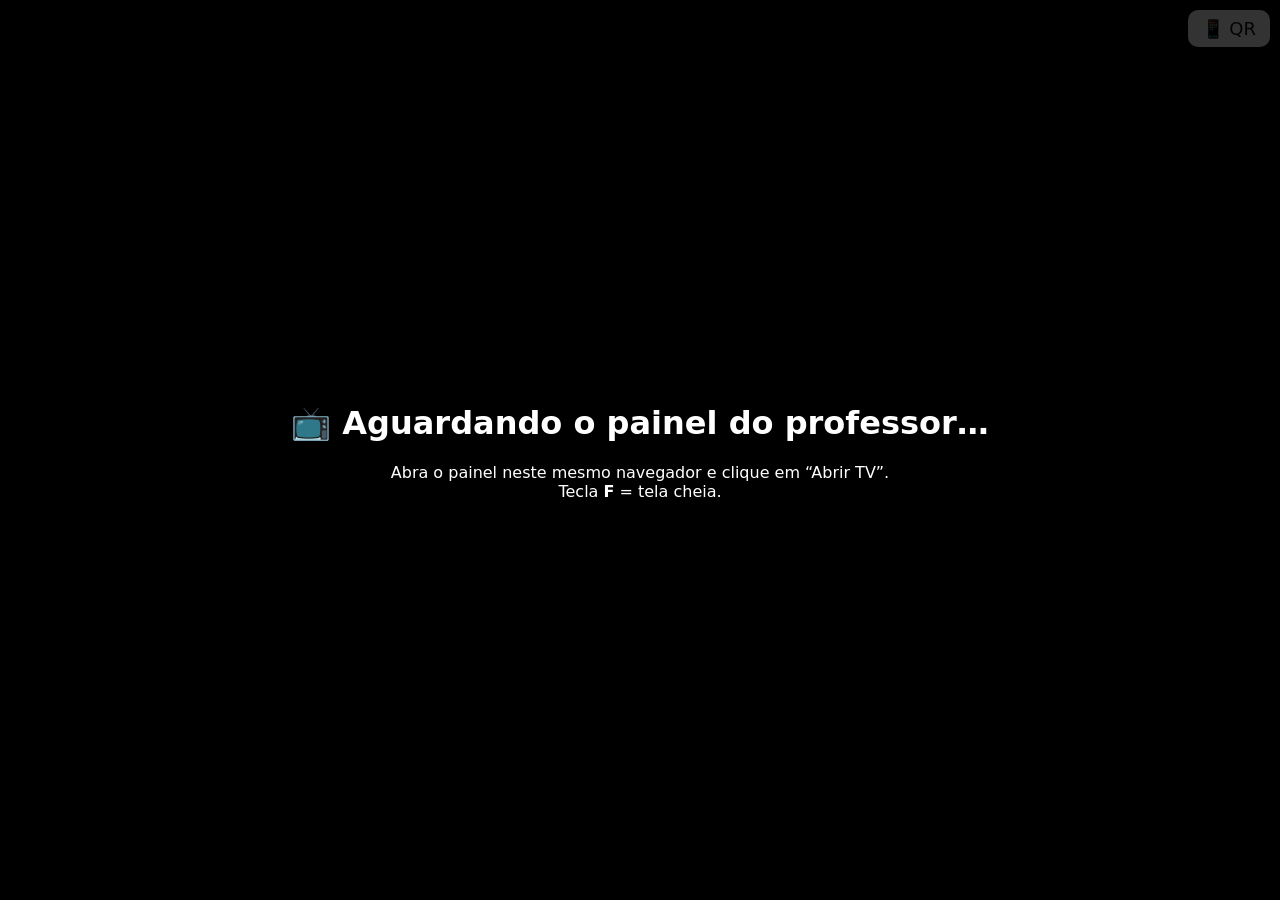
<file: aulas/a29-roteiro-de-fala/tv.html>
<!DOCTYPE html>
<html lang="pt-BR">
<head>
<meta charset="UTF-8">
<meta name="viewport" content="width=device-width, initial-scale=1">
<title>Aula — TV</title>
<link rel="stylesheet" href="../../motor/viva.css">
</head>
<body class="tv">
<div class="palco-envoltorio" id="env">
  <div class="tv-espera" id="espera"><h1>📺 Aguardando o painel do professor…</h1><p>Abra o painel neste mesmo navegador e clique em “Abrir TV”.<br>Tecla <b>F</b> = tela cheia.</p></div>
  <div class="palco" id="palco" data-base="palco" hidden></div>
</div>
<button type="button" class="tv-btn-qr" id="b-qr" title="Mostrar QR para os alunos (tecla Q)">📱 QR</button>
<script src="../../config.js"></script>
<script src="../../motor/qrcode.js"></script>
<script src="../../motor/viva-core.js"></script>
<script src="../../motor/viva-sync.js"></script>
<script src="../../motor/viva-planilha.js"></script>
<script src="../../motor/viva-render.js"></script>
<script src="aula.js"></script>
<script>
(function () {
  "use strict";
  const V = Viva, A = window.AULA, palco = V.$("#palco");
  document.title = "TV — " + A.titulo;
  const escalar = () => { const k = Math.min(innerWidth / 1600, innerHeight / 900); palco.style.transform = "scale(" + k + ")"; };
  addEventListener("resize", escalar); escalar();
  let ultimo = "";
  let aplicar = function (e) {
    if (!e || e.aula !== A.id || !A.slides[e.i]) return;
    const s = V.efetivo(A.slides[e.i], e);
    const chave = e.i + ":" + e.passo + ":" + e.revelado + ":" + e.zq + ":" + (s.tipo === "quadro" ? s.linhas.join("|") : "") + ":" + JSON.stringify((e.cl || {})[s.id] || {});
    if (chave === ultimo) return; ultimo = chave;
    V.$("#espera").hidden = true; palco.hidden = false;
    V.render(s, palco, "tv", { passo: e.passo, revelado: e.revelado, zq: e.zq, cl: e.cl });
    palco.insertAdjacentHTML("beforeend", '<div class="palco-rodape" data-nao-ler>' + (e.i + 1) + " / " + A.slides.length + "</div>");
  };
  // QR dos alunos sobre o slide: pelo painel (estado.qr) ou pelo botão/tecla Q na própria TV
  let qrPainel = false, qrLocal = false;
  function pintaQR() {
    let o = V.$("#tv-qr");
    const ver = qrPainel || qrLocal;
    if (!ver) { if (o) o.remove(); return; }
    if (o) return;
    const url = V.urlIrma("aluno.html");
    o = document.createElement("div"); o.id = "tv-qr";
    o.innerHTML = '<div class="qr-caixa">' + V.qrSVG(url, 10) + '</div><div><h2>📱 Acompanhe no celular</h2><p>Aponte a câmera para o código.</p><p class="url">' + V.esc(url) + "</p><p>Sem internet? Siga pelo quadro e pelo caderno.</p></div>";
    (palco.hidden ? V.$("#env") : palco).appendChild(o);
  }
  V.$("#b-qr").onclick = () => { qrLocal = !qrLocal; pintaQR(); };
  const aplicarBase = aplicar;
  aplicar = function (e) { if (e && e.aula === A.id) { qrPainel = !!e.qr; } aplicarBase(e); const o = V.$("#tv-qr"); if (o) o.remove(); pintaQR(); };
  // ?remoto=1 → TV em outro aparelho (Smart TV, outro PC) segue pelo Firebase
  if (new URLSearchParams(location.search).get("remoto") === "1") V.Sync.ouvirRemoto((e, fresco) => { if (fresco) aplicar(e); });
  else { V.Sync.ouvirLocal(aplicar); V.Sync.batimentoTV(); }
  document.addEventListener("keydown", (e) => {
    if (e.key === "q" || e.key === "Q") { qrLocal = !qrLocal; pintaQR(); }
    if (e.key === "f" || e.key === "F") { if (!document.fullscreenElement) document.documentElement.requestFullscreen().catch(() => {}); else document.exitFullscreen(); }
  });
})();
</script>
</body>
</html>
</file>
<file: motor/viva.css>
@font-face { font-family: "Giz"; src: url("fontes/patrick-hand.woff2") format("woff2"); font-display: swap; } /* Patrick Hand, SIL OFL 1.1 */
/* Kit Aula Viva — estilos compartilhados. Cores conferidas para WCAG 2.1 AA (ferramentas/contraste.py). */
:root {
  --escala: 1;
  --azul: #4c1d95; --azul2: #6d28d9; --azul-claro: #ede9fe; --ouro: #ffc23d; --ouro2: #ffdd80; --noite: #140c33; --neon: #7c5cff;
  --texto: #1a1a2e; --texto2: #3d4152; --fundo: #F6F7FB; --cartao: #ffffff; --sup: #ffffff; --borda: #d5d9e4; --verde-texto: #1b5e20;
  --dourado: #FFB300; --dourado-claro: #FFF8E1;
  --roxo: #6A1B9A; --roxo-claro: #F3E5F5;
  --verde: #2E7D32; --verde-claro: #E8F5E9;
  --vermelho: #C62828; --vermelho-claro: #FFEBEE;
  --laranja: #B33C00; --laranja-claro: #FFF3E0;
  --lousa: #1f2d26; --giz: #f5f5ee; --giz-amarelo: #ffe082;
  --cod-fundo: #0d1117; --cod-texto: #e6edf3;
  --fonte: "Segoe UI", system-ui, -apple-system, Roboto, Arial, sans-serif;
  --mono: "Cascadia Mono", "Consolas", "DejaVu Sans Mono", "Courier New", monospace;
  --raio: 14px;
}
* { box-sizing: border-box; }
html, body { margin: 0; }
body { font-family: var(--fonte); color: var(--texto); background: var(--fundo); }
button { font: inherit; cursor: pointer; color: inherit; background: #e8ebf3; border: 0; }
a { color: var(--azul2); }
code, pre, .py-editor, .pl-input { font-family: var(--mono); font-variant-ligatures: none !important; }
.btn { background: linear-gradient(180deg, var(--ouro2), var(--ouro)); color: #1a1033; border-radius: 10px; padding: .55em 1em; font-weight: 800; border: 2px solid #e0a400; }
.btn:hover { filter: brightness(1.05); box-shadow: 0 0 10px rgba(255, 194, 61, .6); }
.btn.sec { background: var(--sup); color: var(--azul); border-color: var(--azul2); }
.btn.sec:hover { background: var(--azul-claro); box-shadow: none; }
.btn.ok { background: var(--verde); color: #fff; border-color: var(--verde); }
.btn.perigo { background: var(--vermelho); color: #fff; border-color: var(--vermelho); }
.btn:disabled { opacity: .55; cursor: default; }
:focus-visible { outline: 3px solid var(--dourado); outline-offset: 2px; }
[hidden] { display: none !important; }

/* ===== Slide (conteúdo comum) ===== */
.slide { color: var(--texto); }
.s-titulo { color: var(--azul); margin: 0 0 .5em; line-height: 1.15; }
.s-texto { line-height: 1.45; margin: 0 0 .7em; }
.s-itens { padding-left: 1.2em; margin: 0; }
.s-itens li { margin: .35em 0; line-height: 1.4; transition: opacity .35s; }
.s-itens li.oculto { opacity: 0; }
.s-destaque { background: var(--dourado-claro); border-left: 6px solid var(--dourado); padding: .6em .9em; border-radius: 8px; margin-top: .8em; font-weight: 600; }
.s-tag { align-self: flex-start; display: inline-block; background: var(--roxo); color: #fff; font-weight: 700; border-radius: 99px; padding: .2em .8em; margin-bottom: .5em; font-size: .8em; }
.s-tag.quiz { background: var(--azul); } .s-tag.tut { background: #00695C; } .s-tag.pratica { background: var(--verde); } .s-tag.demo { background: var(--laranja); }
.s-pergunta { background: var(--azul-claro); border-radius: 10px; padding: .6em .9em; margin: .6em 0; font-weight: 600; }
.s-resposta { background: var(--verde-claro); border-left: 6px solid var(--verde); border-radius: 8px; padding: .6em .9em; margin: .6em 0; }
.s-fonte { font-size: .75em; color: var(--texto2); margin-top: .8em; }
.s-img { margin: .6em 0 0; text-align: center; } .s-img img { max-width: 100%; max-height: 340px; border-radius: 10px; } .s-img figcaption { font-size: .75em; color: var(--texto2); }
.s-hero { text-align: center; }
.s-hero h1 { margin: .2em 0; line-height: 1.1; }
.hero-emoji { font-size: 2.6em; }
.s-quadro { background: var(--lousa); color: var(--giz); border-radius: var(--raio); padding: 1em 1.3em; border: 10px solid #6d4c2f; }
.s-quadro .s-titulo { color: var(--giz-amarelo); }
.quadro-rotulo { font-size: .75em; color: var(--giz-amarelo); letter-spacing: .05em; margin-bottom: .3em; }
.quadro-linhas { font-size: calc(1.15em * var(--zq, 1)); }
.quadro-linhas p { margin: .25em 0; font-family: "Giz", "Segoe Print", "Comic Sans MS", cursive; line-height: 1.35; min-height: 1.35em; text-shadow: 0 0 1px rgba(255,255,255,.55), 1px 1px 0 rgba(0,0,0,.35); letter-spacing: .01em; }
.quadro-linhas p.digitando::after { color: #fff; content: "▮"; }
.quadro-linhas code { background: transparent; color: var(--giz-amarelo); }
.ativ-meta { display: flex; gap: .6em; flex-wrap: wrap; margin-bottom: .5em; }
.ativ-meta span { background: var(--verde-claro); color: var(--verde-texto); border-radius: 99px; padding: .2em .8em; font-weight: 600; font-size: .85em; }
.ativ-itens li { margin: .4em 0; line-height: 1.4; }
.ativ-itens label { display: flex; gap: .5em; align-items: flex-start; }
.ativ-itens input { width: 1.4em; height: 1.4em; flex: none; margin-top: .1em; }
.quiz-ops { display: grid; gap: .5em; }
.op { text-align: left; background: var(--sup); border: 2px solid var(--borda); border-radius: 10px; padding: .55em .8em; line-height: 1.3; color: var(--texto); }
.op b { display: inline-block; min-width: 1.5em; color: var(--azul); }
.op.certa { background: var(--verde-claro); border-color: var(--verde); }
.op.errada { background: var(--vermelho-claro); border-color: var(--vermelho); }
.op:disabled { cursor: default; opacity: 1; }
.cartas { display: grid; grid-template-columns: repeat(auto-fit, minmax(220px, 1fr)); gap: .7em; }
.carta { position: relative; min-height: 7em; border-radius: 12px; border: 2px solid var(--roxo); background: var(--roxo-claro); padding: .7em; perspective: 800px; color: var(--texto); }
.carta .frente, .carta .verso { display: block; line-height: 1.3; overflow-wrap: anywhere; }
.carta, .chip, .grupo, .op { min-width: 0; overflow-wrap: anywhere; }
.carta .verso { display: none; }
.carta.virada { background: var(--sup); border-color: var(--verde); }
.carta.virada .frente { display: none; } .carta.virada .verso { display: block; }
.carta:not(.virada) .frente { font-weight: 700; font-size: 1.1em; }
.classif-itens { display: flex; flex-wrap: wrap; gap: .4em; margin: .4em 0 .8em; min-height: 2em; }
.chip { background: var(--sup); border: 2px solid var(--azul2); border-radius: 99px; padding: .35em .8em; color: var(--texto); display: inline-block; }
.chip.sel { background: var(--dourado); border-color: #8a5a00; }
.chip.fixo { border-color: var(--verde); background: var(--verde-claro); margin: .15em; }
.classif-grupos { display: grid; grid-template-columns: repeat(auto-fit, minmax(200px, 1fr)); gap: .6em; }
.grupo { border: 2px dashed var(--azul2); border-radius: 12px; padding: .5em; min-height: 5em; background: var(--sup); }
.grupo-nome { font-weight: 700; color: var(--azul); margin-bottom: .3em; }
.treme { animation: treme .4s; }
@keyframes treme { 25% { transform: translateX(-6px); } 75% { transform: translateX(6px); } }
.faca-celular { display: inline-block; background: var(--dourado); color: #1a1a2e; font-weight: 700; padding: .4em 1em; border-radius: 99px; }
.dica-uso { font-size: .8em; color: var(--texto2); }
.balao { position: relative; background: var(--dourado-claro); border: 2px solid var(--dourado); border-radius: 14px; padding: .5em .8em; margin-top: .7em; line-height: 1.35; }
.balao::before { content: "💬 "; }

/* demo código */
.demo-cod .ed-barra { background: #1f2630; color: #c9d1d9; padding: .35em .7em; border-radius: 10px 10px 0 0; font-size: .7em; font-family: var(--mono); }
.ed-barra span { display: inline-block; width: .7em; height: .7em; border-radius: 50%; background: #ff5f56; margin-right: .25em; }
.ed-barra span:nth-child(2) { background: #ffbd2e; } .ed-barra span:nth-child(3) { background: #27c93f; }
.ed { background: var(--cod-fundo); color: var(--cod-texto); padding: .5em 0; border-radius: 0 0 10px 10px; overflow-x: auto; }
.ed-linha { display: flex; min-height: 1.45em; font-family: var(--mono); white-space: pre; }
.ed-linha.atual { background: #1c2b44; }
.ed-n { color: #8b949e; width: 2.4em; text-align: right; padding-right: .7em; flex: none; user-select: none; }
.ed code { background: none; color: inherit; }
.digitando::after { content: "▌"; color: var(--dourado); animation: pisca 1s steps(1) infinite; }
@keyframes pisca { 50% { opacity: 0; } }
.hl-kw { color: #ff7b72; } .hl-str { color: #a5d6ff; } .hl-num { color: #79c0ff; } .hl-com { color: #8b949e; } .hl-bi { color: #d2a8ff; } .hl-op { color: #e6edf3; }
.saida { margin-top: .5em; background: var(--sup); border: 2px solid var(--verde); border-radius: 10px; }
.saida-rot { background: var(--verde); color: #fff; font-weight: 700; padding: .2em .7em; font-size: .75em; }
.saida pre, pre.codigo { margin: 0; padding: .5em .8em; white-space: pre-wrap; font-family: var(--mono); }
pre.codigo { background: var(--cod-fundo); color: var(--cod-texto); border-radius: 10px; }

/* demo carta / e-mail */
.demo-carta { background: #fff; border: 2px solid var(--borda); border-radius: 12px; padding: .6em .9em; }
.demo-carta.papel { background: #fffdf5; background-image: repeating-linear-gradient(transparent 0 1.9em, #e3e7f1 1.9em 2em); }
.ct-cab { border-bottom: 2px solid var(--borda); margin-bottom: .4em; padding-bottom: .3em; }
.ct-campo { display: flex; gap: .6em; align-items: baseline; padding: .2em .3em; border-radius: 8px; min-height: 1.6em; }
.ct-campo.atual { background: var(--dourado-claro); outline: 2px solid var(--dourado); }
.ct-rot { flex: none; font-size: .7em; font-weight: 700; color: #fff; background: var(--azul2); border-radius: 99px; padding: .1em .6em; min-width: 5.5em; text-align: center; }
.ct-corpo .ct-campo { flex-direction: column; gap: .1em; }
.ct-corpo .ct-rot { background: var(--roxo); }
.ct-txt { line-height: 1.4; min-width: 0; overflow-wrap: anywhere; }
.ct-campo.vazia .ct-txt { color: transparent; }

/* demo e prática de planilha */
.pl-fx { display: flex; align-items: center; gap: .4em; border: 2px solid var(--borda); border-bottom: 0; background: #fff; padding: .3em .5em; border-radius: 10px 10px 0 0; font-family: var(--mono); }
.pl-nome { font-weight: 700; min-width: 2.6em; color: var(--azul); }
.pl-f { color: var(--texto2); font-style: italic; }
.pl-entrada { flex: 1; min-height: 1.3em; }
.pl-input { flex: 1; min-width: 0; font-size: 1em; padding: .3em .4em; border: 2px solid var(--azul2); border-radius: 6px; }
.pl-rola { overflow-x: auto; }
table.pl { border-collapse: collapse; background: #fff; width: 100%; font-variant-numeric: tabular-nums; }
.pl th { background: #eef1f6; color: var(--texto2); font-weight: 600; border: 1px solid #c7ccd8; padding: .2em .4em; font-size: .8em; }
.pl td { border: 1px solid #c7ccd8; padding: .25em .45em; white-space: nowrap; height: 1.8em; }
.pl td.num { text-align: right; }
.pl td.cab { font-weight: 700; background: #f3f6fb; }
.pl td.sel { outline: 3px solid var(--azul2); outline-offset: -3px; background: #e8f0fe; }
.pl td.ref { background: #fff3cd; box-shadow: inset 0 0 0 2px #c77700; }
.pl td.edit { background: #fffbea; cursor: pointer; }
.pl td.edit.sel { background: #e8f0fe; }
.pl td.acende { animation: acende 1.2s; }
@keyframes acende { 0% { background: #c8f7c5; } 100% { background: #e8f0fe; } }
.pl-msg { min-height: 1.4em; margin: .4em 0; }
.pl-msg.ok { color: var(--verde); font-weight: 700; }

/* python */
.py-editor { width: 100%; background: var(--cod-fundo); color: var(--cod-texto); border: 0; border-radius: 10px; padding: .6em; font-size: .95em; line-height: 1.45; tab-size: 4; resize: vertical; }
.py-botoes { display: flex; gap: .5em; margin: .5em 0; }
.py-saida { background: var(--sup); border: 2px solid var(--borda); border-radius: 10px; padding: .5em; min-height: 2.5em; white-space: pre-wrap; margin: 0; }
.py-saida.erro { border-color: var(--vermelho); color: #8e1b1b; background: var(--vermelho-claro); }
.py-saida.ok { border-color: var(--verde); background: var(--verde-claro); }

/* desenho */
.desenho canvas { width: 100%; border: 2px solid var(--borda); border-radius: 10px; background: #fff; touch-action: none; }
.cores { display: flex; gap: .4em; align-items: center; flex-wrap: wrap; margin-bottom: .4em; }
.cor { width: 2.2em; height: 2.2em; border-radius: 50%; border: 3px solid #fff; box-shadow: 0 0 0 2px var(--borda); }
.cor.sel { box-shadow: 0 0 0 3px var(--texto); }

/* apoio, glossário, dica */
.apoio-box { display: none; gap: .7em; align-items: center; background: var(--dourado-claro); border: 3px solid var(--dourado); border-radius: 14px; padding: .6em .8em; margin-bottom: .7em; }
.modo-apoio .apoio-box { display: flex; }
.apoio-emoji { font-size: 2.2em; }
.apoio-box p { margin: 0; font-size: 1.1em; font-weight: 600; line-height: 1.35; }
.glossario, .dica { margin-top: .8em; background: var(--sup); border: 2px solid var(--borda); border-radius: 10px; padding: .4em .7em; }
.glossario summary, .dica summary { font-weight: 700; cursor: pointer; }
.glossario dt { font-weight: 700; margin-top: .4em; } .glossario dd { margin: 0 0 .2em; }

/* ===== TV (palco 1600×900 escalado) ===== */
body.tv { background: #000; overflow: hidden; height: 100vh; }
.palco-envoltorio { width: 100vw; height: 100vh; display: flex; align-items: center; justify-content: center; }
.palco { width: 1600px; height: 900px; flex: none; transform-origin: center; background: #faf8ff; border-top: 14px solid var(--azul2); box-shadow: inset 0 -10px 0 var(--ouro); padding: 60px 90px; font-size: 38px; overflow: hidden; position: relative; display: flex; flex-direction: column; justify-content: safe center; }
.palco .s-titulo { font-size: 1.6em; }
.palco > *, .palco .slide > * { flex-shrink: 0; }
.palco .classif-itens .chip { font-size: .9em; }
.palco.t-hero { background: radial-gradient(circle at 80% 15%, rgba(139, 92, 246, .45), transparent 50%), linear-gradient(160deg, #2a1260, #0c0726 70%); }
.palco.t-hero .s-hero { color: #fff; } .palco.t-hero .s-hero h1 { font-size: 2.3em; color: var(--ouro2); font-style: italic; text-transform: uppercase; } .palco.t-hero .hero-sub { color: #d6ccff; font-size: 1.1em; }
.palco.t-quadro { background: #2b2b2b; }
.palco.t-demo .ed-linha, .palco.t-demo .saida pre { font-size: .9em; }
.palco.t-demo.m-planilha .pl td, .palco.t-demo.m-planilha .pl th { font-size: .75em; }
.palco .cartas { grid-template-columns: repeat(auto-fit, minmax(300px, 1fr)); }
.palco .op { font-size: .9em; }
.palco .s-fonte { font-size: .55em; }
.palco .glossario { display: none; }
.palco-rodape { position: absolute; bottom: 14px; right: 24px; font-size: 18px; color: #5a6072; }
.tv-espera { color: #fff; font-family: var(--fonte); text-align: center; }

/* ===== Celular do aluno ===== */
body.aluno { font-size: calc(18px * var(--escala)); background: linear-gradient(rgba(12, 7, 38, .55), rgba(12, 7, 38, .8)), url("../img/fundo.webp") center / cover fixed, linear-gradient(180deg, #0c0726, #2a1260 60%, #5b2a8a); background-color: #140c33; min-height: 100vh; }
.topo { position: sticky; top: 0; z-index: 10; background: #0c0726; border-bottom: 2px solid var(--neon); box-shadow: 0 0 14px rgba(124, 92, 255, .45); color: #fff; padding: 6px 8px; display: flex; align-items: center; gap: 5px; flex-wrap: nowrap; font-size: 15px; }
.topo .tit { flex: 1; min-width: 0; font-weight: 700; white-space: nowrap; overflow: hidden; text-overflow: ellipsis; font-size: .9em; }
.topo button { background: rgba(255,255,255,.16); color: #fff; border-radius: 8px; min-width: 2.15em; height: 2.3em; padding: 0 .3em; flex: none; }
@media (max-width: 400px) { .topo .tit { display: none; } .topo { justify-content: space-between; } }
.topo button[aria-pressed="true"], .topo button.ativo { background: var(--dourado); color: #1a1a2e; }
.status { font-size: 12px; padding: .15em .55em; border-radius: 99px; background: #fff; color: #1a1a2e; white-space: nowrap; flex: none; }
.status.ao-vivo { background: #c8f7c5; color: #14532d; } .status.offline { background: #ffe0b2; color: #6b2e00; }
#adesivos { font-weight: 700; } #adesivos.pulo { animation: pulo .5s; }
@keyframes pulo { 50% { transform: scale(1.35); } }
.aviso-barra { color: var(--texto); background: var(--dourado-claro); border-bottom: 2px solid var(--dourado); padding: .4em .7em; font-size: .85em; display: flex; gap: .5em; align-items: center; flex-wrap: wrap; }
.aviso-barra .btn { padding: .3em .7em; }
main.aula { padding: .9em .8em 6.5em; max-width: 760px; margin: 0 auto; }
.slide.ctx-aluno { background: var(--cartao); border-radius: var(--raio); padding: 1em; border: 2px solid var(--neon); box-shadow: 0 0 18px rgba(124, 92, 255, .45); }
.ctx-aluno .s-titulo { font-size: 1.35em; }
.ctx-aluno.t-hero { background: radial-gradient(circle at 80% 10%, rgba(139, 92, 246, .45), transparent 55%), linear-gradient(160deg, #2a1260, #0c0726); }
.ctx-aluno.t-hero .s-hero { color: #fff; } .ctx-aluno.t-hero .s-hero h1 { color: var(--ouro2); font-style: italic; text-transform: uppercase; } .ctx-aluno.t-hero .hero-sub { color: #d6ccff; }
.ctx-aluno .ed-linha, .ctx-aluno .saida pre { font-size: .85em; }
.ctx-aluno .cartas { grid-template-columns: repeat(auto-fit, minmax(min(100%, 8.5em), 1fr)); }
.ctx-aluno .op { min-height: 2.8em; }
.navbar { font-size: 17px; position: fixed; left: 0; right: 0; bottom: 0; background: #0c0726; border-top: 2px solid var(--neon); display: flex; gap: .5em; padding: .5em .6em calc(.5em + env(safe-area-inset-bottom)); align-items: center; z-index: 10; }
.navbar .btn { flex: 1; min-height: 2.8em; }
.navbar .pos { font-size: .8em; color: #d6ccff; min-width: 3.5em; text-align: center; }
.trava { text-align: center; padding: 1.2em .8em; }
.trava input { font-size: 1.2em; padding: .4em; width: 9em; text-align: center; border: 2px solid var(--azul2); border-radius: 8px; text-transform: lowercase; }
.demo-repetir { margin-top: .6em; display: flex; gap: .5em; flex-wrap: wrap; }
.feedback-box { background: var(--sup); border-radius: var(--raio); padding: 1em; margin-top: 1em; border: 2px solid var(--neon); box-shadow: 0 0 14px rgba(124, 92, 255, .35); }
.emojis { display: flex; justify-content: space-between; gap: .3em; margin: .5em 0; }
.emojis button { font-size: 1.8em; background: #f1f3f8; border-radius: 12px; flex: 1; padding: .2em 0; }
.emojis button.sel { background: var(--dourado); }
.rot { font-weight: 700; display: block; margin: .6em 0 .2em; }
.resp-texto { width: 100%; font: inherit; padding: .5em; border: 2px solid var(--borda); border-radius: 10px; }

/* ===== Toast ===== */
#viva-toast { position: fixed; left: 50%; bottom: 5.5em; transform: translateX(-50%) translateY(20px); background: #2a1260; border: 2px solid var(--neon); color: #fff; padding: .6em 1em; border-radius: 12px; opacity: 0; pointer-events: none; transition: .25s; z-index: 50; max-width: 90vw; text-align: center; font-size: 1rem; }
#viva-toast.mostra { opacity: 1; transform: translateX(-50%); }
#viva-toast.ok { background: var(--verde); }

/* ===== Acessibilidade ===== */
.alto-contraste body, html.alto-contraste body { background: #000; }
html.alto-contraste .slide.ctx-aluno, html.alto-contraste .feedback-box { background: #000; color: #fff; border: 2px solid #fff; }
html.alto-contraste .ctx-aluno .s-titulo { color: #ffe082; }
html.alto-contraste .ctx-aluno .op, html.alto-contraste .ctx-aluno .chip, html.alto-contraste .ctx-aluno .grupo, html.alto-contraste .ctx-aluno .carta { background: #000; color: #fff; border-color: #fff; }
html.alto-contraste .ctx-aluno .op b, html.alto-contraste .ctx-aluno .grupo-nome { color: #ffe082; }
html.alto-contraste .ctx-aluno .op.certa { border-color: #7CFC00; border-width: 4px; }
html.alto-contraste .ctx-aluno .op.errada { border-color: #ff6e6e; border-width: 4px; text-decoration: line-through; }
html.alto-contraste .ctx-aluno .s-resposta, html.alto-contraste .ctx-aluno .balao, html.alto-contraste .ctx-aluno .s-pergunta, html.alto-contraste .apoio-box, html.alto-contraste .ctx-aluno .s-destaque { background: #000; color: #fff; border: 2px solid #ffe082; }
html.alto-contraste .glossario, html.alto-contraste .dica { background: #000; color: #fff; border-color: #fff; }
html.sem-mov *, html.sem-mov *::before, html.sem-mov *::after { animation: none !important; transition: none !important; }
@media (prefers-reduced-motion: reduce) { *, *::before, *::after { animation: none !important; transition: none !important; } }

/* tutorial de ferramenta */
.tut-passos { padding-left: 1.4em; margin: .3em 0; }
.tut-passos li { margin: .45em 0; line-height: 1.45; transition: opacity .35s; }
.tut-passos li.oculto { opacity: 0; }
.tut-passos label { display: flex; gap: .5em; align-items: flex-start; }
.tut-passos input { width: 1.4em; height: 1.4em; flex: none; margin-top: .15em; }
.menu-cam { display: inline-flex; flex-wrap: wrap; align-items: center; gap: .2em; vertical-align: middle; }
.menu-it { background: #fff; border: 2px solid #5f6368; border-radius: 6px; padding: 0 .4em; font-weight: 700; color: #202124; font-size: .9em; }
.menu-seta { color: var(--texto2); font-weight: 700; }
kbd { background: #f1f3f4; border: 1px solid #9aa0a6; border-bottom-width: 3px; border-radius: 5px; padding: 0 .35em; font-family: var(--mono); font-size: .85em; color: #202124; }
.tut-dica { display: block; color: var(--texto2); font-size: .85em; margin-top: .15em; }
.palco.t-quadro .quadro-linhas p.giz-vazia, .ctx-aluno .quadro-linhas p.giz-vazia { min-height: 1.35em; }

.ctx-aluno table.pl { font-size: .85em; }
.ctx-aluno .pl-fx .btn { padding: .3em .6em; }

.des-como { margin: .2em 0 .6em; padding-left: 1.3em; } .des-como li { margin: .25em 0; }
.des-txt { display: flex; gap: .4em; margin-bottom: .4em; flex-wrap: wrap; } .des-txt input { flex: 1; min-width: 8em; font: inherit; padding: .4em; border: 2px solid var(--borda); border-radius: 8px; }
.des-aviso { min-height: 1.2em; margin: .2em 0; font-weight: 600; color: var(--azul); }
.prof-clicavel .chip:not(.fixo), .prof-clicavel .grupo { cursor: pointer; }
.prof-clicavel .chip.sel { background: var(--dourado); }

#portao { position: fixed; inset: 0; background: #120a2a; display: flex; align-items: center; justify-content: center; z-index: 100; font-size: 18px; }
#portao form { background: #fff; color: var(--texto); padding: 1.5em; border-radius: 16px; width: min(92vw, 380px); text-align: center; }
#portao input { width: 100%; font-size: 1.1em; padding: .5em; border: 2px solid var(--azul2); border-radius: 8px; }
#portao .msg { color: var(--vermelho); min-height: 1.2em; }
/* QR na TV */
#tv-qr { position: absolute; inset: 0; background: #0a061e; color: #fff; display: flex; align-items: center; justify-content: center; gap: 70px; z-index: 5; font-family: var(--fonte); }
#tv-qr .qr-caixa { background: #fff; padding: 22px; border-radius: 20px; width: 520px; } #tv-qr .qr-caixa svg { width: 100%; height: auto; display: block; }
#tv-qr h2 { font-size: 64px; margin: 0 0 20px; color: #ffe082; } #tv-qr p { font-size: 34px; margin: 10px 0; max-width: 760px; } #tv-qr .url { font: 700 30px var(--mono); word-break: break-all; color: #fff; }
.tv-btn-qr { position: fixed; top: 10px; right: 10px; z-index: 10; opacity: .2; background: #fff; color: #111; border-radius: 10px; padding: 8px 14px; font-size: 18px; }
.tv-btn-qr:hover, .tv-btn-qr:focus { opacity: 1; }
.links-alunos label { display: block; font-weight: 700; margin-top: .7em; } .links-alunos .linha { display: flex; gap: .4em; } .links-alunos input { flex: 1; font: 15px var(--mono); padding: .4em; }

/* títulos no estilo do painel de jogo */
.ctx-aluno .s-titulo, .palco .s-titulo { font-style: italic; letter-spacing: -.01em; }
.demo-repetir .btn { box-shadow: 0 0 12px rgba(255, 194, 61, .45); }

/* ===== Tema do celular: claro | escuro | alto contraste (botão 🌓) =====
   color-scheme avisa o Chrome/Samsung que a página tem tema escuro próprio, então eles não "escurecem à força". */
body.aluno { color-scheme: light; }
html.tema-escuro body.aluno {
  color-scheme: dark;
  --cartao: #1a1238; --sup: #251a50; --texto: #f2eeff; --texto2: #cfc5f5; --borda: #5d4ba3; --verde-texto: #b9f5c6;
  --azul: #cdbcff; --azul2: #a58bff; --azul-claro: #2e2263;
  --dourado-claro: #3a2d0a; --roxo: #c39bff; --roxo-claro: #2c1a4f;
  --verde: #6fdc86; --verde-claro: #143d22; --vermelho: #ff8a8a; --vermelho-claro: #4a1818; --laranja: #ffb17a; --laranja-claro: #41230c;
}
html.tema-escuro body.aluno :is(.s-tag, .saida-rot, .btn.ok, .btn.perigo) { color: #140c33; }
html.tema-escuro #viva-toast.ok { color: #140c33; }
html.tema-escuro body.aluno .s-tag.tut { color: #fff; }
html.tema-escuro body.aluno .py-saida.erro { color: #ffd0d0; }
html.tema-escuro body.aluno .chip.sel { color: #1a1033; }
html.tema-escuro body.aluno :is(.trava input, .resp-texto, .des-txt input) { background: var(--sup); color: var(--texto); }
html.tema-escuro body.aluno .emojis button { background: #2e2263; }
/* ferramentas imitadas (planilha, carta, desenho, menus) continuam claras, como na tela real */
html.tema-escuro body.aluno :is(.demo-carta, .pl-fx, table.pl, .desenho canvas, .menu-it, kbd),
html.alto-contraste body.aluno :is(.demo-carta, .pl-fx, table.pl, .desenho canvas, .menu-it, kbd) {
  --texto: #1a1a2e; --texto2: #3d4152; --borda: #d5d9e4; --azul: #4c1d95; --azul2: #6d28d9; --roxo: #6A1B9A; --verde: #2E7D32; --dourado-claro: #FFF8E1; --sup: #fff;
  color: var(--texto);
}
html.tema-escuro body.aluno .ct-rot { color: #fff; }

/* chamada no celular */
.chamada-fundo { position: fixed; inset: 0; z-index: 60; background: rgba(12, 7, 38, .85); display: flex; align-items: center; justify-content: center; padding: 1em; overflow: auto; }
.chamada-caixa { background: var(--cartao); color: var(--texto); border: 2px solid var(--neon); border-radius: var(--raio); padding: 1.1em; width: min(100%, 26em); }
.chamada-caixa .ch-msg { color: var(--vermelho); font-weight: 700; min-height: 1.2em; }
.cod-ap { display: block; font: 700 .8em var(--mono); color: var(--ouro2); letter-spacing: .08em; }
html.tema-escuro body.aluno select.resp-texto { background: var(--sup); color: var(--texto); }
.cod-flutua { position: fixed; right: 6px; bottom: 6px; z-index: 9; background: #0c0726; color: var(--ouro2); border: 1px solid var(--neon); border-radius: 8px; padding: .15em .45em; font: 700 13px var(--mono); }
.j-espera { pointer-events: none; opacity: .55; filter: grayscale(.4); } .j-espera-msg { display: block; margin-top: .4em; font-weight: 700; color: var(--texto); }
html.alto-contraste body.aluno .slide { --texto2: #e8e8e8; }
html.alto-contraste body.aluno .chamada-caixa { background: #000; color: #fff; border-color: #fff; }
html.alto-contraste body.aluno .slide a { color: #ffe082; }

/* atividade trancada ao vivo */
.aviso-ativ { margin: 0 0 .6em; padding: .6em .8em; border-radius: 12px; background: #3a2d0a; color: #ffe8a8; border: 2px dashed var(--ouro); font-weight: 700; text-align: center; }
.slide.ativ-trancada { opacity: .72; filter: saturate(.6); }
.status.ao-vivo.fraco { background: #ffe0b2; color: #3e2100; }
</file>
<file: motor/viva-hub.css>
/* Kit Aula Viva — página inicial dos alunos (hub) no estilo "painel de jogo": roxo, dourado e neon.
   Contraste conferido em ferramentas/contraste.py. Tema claro opcional (html.hub-claro). */
:root {
  --h-fundo1: #0c0726; --h-fundo2: #2a1260; --h-por: #c2410c;
  --h-painel: rgba(20, 12, 51, .9); --h-borda: #7c5cff; --h-borda2: #38bdf8;
  --h-texto: #f5f3ff; --h-texto2: #d6ccff; --h-ouro: #ffc23d; --h-ouro2: #ffdd80; --h-roxo: #6d28d9; --h-roxo2: #8b5cf6;
  --h-menu: #1b1142; --h-tinta: #1a1033;
}
html.hub-claro { --h-fundo1: #e9e4ff; --h-fundo2: #c7d2fe; --h-por: #fdba74; --h-painel: rgba(255, 255, 255, .95); --h-borda: #6d28d9; --h-borda2: #0369a1; --h-texto: #1a1033; --h-texto2: #3b2a73; --h-menu: #ffffff; }
body.hub { margin: 0; min-height: 100vh; color: var(--h-texto); font-size: calc(17px * var(--escala)); background: linear-gradient(rgba(12, 7, 38, .35), rgba(12, 7, 38, .6)), url("../img/fundo.webp") center / cover fixed, linear-gradient(180deg, var(--h-fundo1) 0%, var(--h-fundo2) 55%, var(--h-por) 100%); background-color: var(--h-fundo1); }
html.hub-claro body.hub { background: linear-gradient(180deg, var(--h-fundo1) 0%, var(--h-fundo2) 55%, var(--h-por) 100%) fixed; }
.hub-fundo { position: fixed; inset: 0; pointer-events: none; z-index: 0; overflow: hidden; }
.hub-fundo::before { content: ""; position: absolute; inset: 0; background: radial-gradient(circle at 80% 20%, rgba(139, 92, 246, .35), transparent 45%), radial-gradient(circle at 10% 80%, rgba(56, 189, 248, .18), transparent 40%); }
.hub-cidade { position: absolute; bottom: 0; left: 0; width: 100%; height: 45vh; fill: rgba(8, 4, 24, .75); display: none; }
html.hub-claro .hub-cidade { display: block; }
.hub-cidade .janelas rect { fill: #ffcf66; opacity: .7; }
html.hub-claro .hub-cidade { fill: rgba(60, 40, 120, .18); } html.hub-claro .hub-cidade .janelas rect { opacity: .3; }

/* topo */
.hub-topo { position: sticky; top: 0; z-index: 5; display: flex; align-items: center; gap: .8em; padding: .5em .9em; background: rgba(12, 7, 38, .92); border-bottom: 2px solid var(--h-borda); box-shadow: 0 0 18px rgba(124, 92, 255, .45); flex-wrap: wrap; }
html.hub-claro .hub-topo { background: rgba(255, 255, 255, .95); }
.hub-marca { display: flex; align-items: center; gap: .4em; font-weight: 900; font-style: italic; text-transform: uppercase; font-size: 1.35em; letter-spacing: .02em; }
.hub-logo { font-size: 1.3em; }
.hub-turma { display: flex; align-items: center; gap: .4em; background: linear-gradient(90deg, #3a2a00, #6b4b00); color: var(--h-ouro2); border: 2px solid var(--h-ouro); border-radius: 10px; padding: .25em .7em; font-weight: 900; font-style: italic; text-transform: uppercase; clip-path: polygon(0 0, 92% 0, 100% 50%, 92% 100%, 0 100%); padding-right: 1.4em; }
.hub-turma small { color: #fff3cf; font-style: normal; font-weight: 700; text-transform: none; }
.hub-aula { display: flex; gap: .9em; color: var(--h-texto2); font-weight: 600; flex: 1; min-width: 0; flex-wrap: wrap; }
.hub-a11y { display: flex; gap: .4em; margin-left: auto; }
.hub-a11y button { background: transparent; color: var(--h-texto); border: 2px solid var(--h-texto2); border-radius: 8px; min-width: 2.6em; height: 2.4em; font-weight: 700; }
.hub-a11y button:hover { border-color: var(--h-ouro); }

/* corpo */
.hub-corpo { position: relative; z-index: 1; display: grid; grid-template-columns: 230px 1fr; gap: 1.2em; padding: 1.2em; max-width: 1200px; margin: 0 auto; }
.hub-menu { display: flex; flex-direction: column; gap: .7em; }
.hub-menu button { display: flex; align-items: center; gap: .6em; text-align: left; background: var(--h-menu); color: var(--h-texto); border: 2px solid rgba(124, 92, 255, .55); border-radius: 12px; padding: .8em .9em; font-weight: 800; text-transform: uppercase; font-size: .9em; clip-path: polygon(0 0, 100% 0, 100% 75%, 92% 100%, 0 100%); }
.hub-menu button span { font-size: 1.4em; }
.hub-menu button:hover { border-color: var(--h-borda2); }
.hub-menu button.ativo { background: linear-gradient(90deg, #4a3500, #7a5600); border-color: var(--h-ouro); color: #fff7dd; box-shadow: 0 0 14px rgba(255, 194, 61, .55); }
html.hub-claro .hub-menu button.ativo { background: #ffe3a3; color: var(--h-tinta); }
.hub-main { min-width: 0; }
.hub-carregando { color: var(--h-texto2); }

/* cartões */
.hub-card { background: var(--h-painel); border: 2px solid var(--h-borda); border-radius: 18px; padding: 1.3em 1.4em; box-shadow: 0 0 0 1px rgba(56, 189, 248, .35) inset, 0 0 22px rgba(124, 92, 255, .4); margin-bottom: 1.2em; clip-path: polygon(0 0, 97% 0, 100% 4%, 100% 100%, 3% 100%, 0 96%); }
.hub-card h1 { margin: 0 0 .3em; font-size: 1.6em; font-weight: 900; font-style: italic; text-transform: uppercase; line-height: 1.15; }
.hub-card h2 { margin: 0 0 .2em; font-size: 1.2em; }
.hub-card h3 { margin: .6em 0 .2em; font-size: 1.05em; color: var(--h-ouro2); }
html.hub-claro .hub-card h3 { color: #7a4b00; }
.hub-sub { color: var(--h-texto2); margin: 0 0 .6em; font-size: 1.1em; }
.hub-cab { display: flex; align-items: center; gap: .9em; margin-bottom: 1em; }
.hub-escudo { font-size: 2.6em; background: radial-gradient(circle, #3b2a8a, #1b1142); border: 3px solid var(--h-ouro); border-radius: 50% 50% 45% 45%; width: 1.7em; height: 1.8em; display: flex; align-items: center; justify-content: center; flex: none; }

/* botões grandes */
.hub-botoes { display: grid; grid-template-columns: repeat(auto-fit, minmax(210px, 1fr)); gap: 1em; margin: .6em 0; }
.hub-btn { display: flex; align-items: center; gap: .6em; text-decoration: none; font-weight: 900; font-style: italic; text-transform: uppercase; font-size: 1.05em; line-height: 1.1; padding: .8em 1em; border-radius: 14px; border: 3px solid; clip-path: polygon(4% 0, 100% 0, 96% 100%, 0 100%); transition: transform .15s, box-shadow .15s; }
.hub-btn .ic { font-size: 1.7em; font-style: normal; }
.hub-btn:hover, .hub-btn:focus-visible { transform: translateY(-2px); }
.hub-btn.ouro { background: linear-gradient(180deg, var(--h-ouro2), var(--h-ouro)); color: var(--h-tinta); border-color: #fff1c2; box-shadow: 0 0 18px rgba(255, 194, 61, .7); }
.hub-btn.roxo { background: linear-gradient(180deg, var(--h-roxo2), var(--h-roxo)); color: #fff; border-color: #c4b5fd; box-shadow: 0 0 18px rgba(139, 92, 246, .7); }
.hub-botoes.grande .hub-btn { font-size: 1.6em; padding: .9em 1.1em; min-height: 3.2em; }
.hub-btn.pequeno { display: inline-flex; font-size: .95em; padding: .5em .9em; }

/* missão */
.hub-missao { display: flex; gap: .8em; align-items: center; margin-top: 1em; background: rgba(12, 7, 38, .6); border: 2px solid var(--h-borda); border-radius: 14px; padding: .7em 1em; }
html.hub-claro .hub-missao { background: #f1edff; }
.hub-missao > span { font-size: 2em; }
.hub-missao b { text-transform: uppercase; font-style: italic; color: var(--h-ouro2); }
html.hub-claro .hub-missao b { color: #7a4b00; }
.hub-missao p { margin: .15em 0 0; }

/* listas */
.hub-lista { display: grid; gap: .9em; }
.hub-item { display: flex; gap: 1em; align-items: flex-start; background: rgba(12, 7, 38, .45); border: 1px solid rgba(124, 92, 255, .6); border-radius: 14px; padding: .8em; }
html.hub-claro .hub-item { background: #faf8ff; }
.hub-item.hoje { border: 2px solid var(--h-ouro); }
.hub-num { flex: none; width: 2.4em; height: 2.4em; border-radius: 12px; background: #2a1a66; color: var(--h-ouro2); border: 2px solid var(--h-ouro); font-weight: 900; font-size: 1.3em; display: flex; align-items: center; justify-content: center; }
html.hub-claro .hub-num { background: #fff3cf; color: #5c3a00; }
.hub-info { flex: 1; min-width: 0; } .hub-info p { margin: .2em 0 .5em; }
.hub-info ol { margin: .2em 0; padding-left: 1.3em; }
.hub-tag { font-size: .7em; background: var(--h-ouro); color: var(--h-tinta); border-radius: 99px; padding: .1em .6em; vertical-align: middle; }
.hub-entrega { color: var(--h-texto2); }
.hub-estrelas { font-size: 1.2em; } .hub-estrelas .apagada { filter: grayscale(1); opacity: .35; }
.hub-placar { display: flex; gap: 1em; flex-wrap: wrap; margin: .5em 0 1em; }
.hub-placar div { flex: 1; min-width: 140px; background: rgba(12, 7, 38, .55); border: 2px solid var(--h-ouro); border-radius: 14px; padding: .7em; text-align: center; }
html.hub-claro .hub-placar div { background: #fff8e6; }
.hub-placar b { display: block; font-size: 2em; color: var(--h-ouro2); } html.hub-claro .hub-placar b { color: #7a4b00; }
.hub-rola { overflow-x: auto; }
.hub-tab { width: 100%; border-collapse: collapse; } .hub-tab th, .hub-tab td { padding: .45em .6em; border-bottom: 1px solid rgba(124, 92, 255, .4); text-align: left; } .hub-tab td.n { text-align: right; white-space: nowrap; }

/* celular */
@media (max-width: 760px) {
  .hub-corpo { grid-template-columns: 1fr; padding: .7em; gap: .7em; }
  .hub-menu { flex-direction: row; overflow-x: auto; gap: .45em; padding-bottom: .2em; }
  .hub-menu button { flex: none; padding: .55em .7em; font-size: .78em; clip-path: none; }
  .hub-menu button span { font-size: 1.2em; }
  .hub-topo { gap: .4em; padding: .45em .6em; }
  .hub-marca { font-size: 1.05em; }
  .hub-aula { display: none; }
  .hub-card { padding: 1em; clip-path: none; }
  .hub-card h1 { font-size: 1.25em; }
  .hub-botoes.grande .hub-btn { font-size: 1.25em; }
}
html.alto-contraste body.hub { background: #000; } html.alto-contraste .hub-card, html.alto-contraste .hub-menu button { background: #000; border-color: #fff; }

/* personagem (SITE.imagem) ao lado do cartão da aula de hoje, como na arte conceito */
.hub-hoje { display: grid; grid-template-columns: minmax(180px, 26%) 1fr; align-items: end; gap: 0; }
.hub-hoje .hub-arte { width: 100%; max-height: 78vh; object-fit: contain; object-position: bottom; align-self: end; margin-right: -2em; position: relative; z-index: 0; -webkit-mask-image: radial-gradient(ellipse 62% 70% at 50% 42%, #000 62%, transparent 100%); mask-image: radial-gradient(ellipse 62% 70% at 50% 42%, #000 62%, transparent 100%); }
.hub-hoje .hub-card { position: relative; z-index: 1; align-self: center; }
.hub-escudo img { width: 100%; height: 100%; object-fit: cover; border-radius: 50% 50% 45% 45%; }
@media (max-width: 1000px) { .hub-hoje { grid-template-columns: 1fr; } .hub-hoje .hub-arte { display: none; } }
</file>
